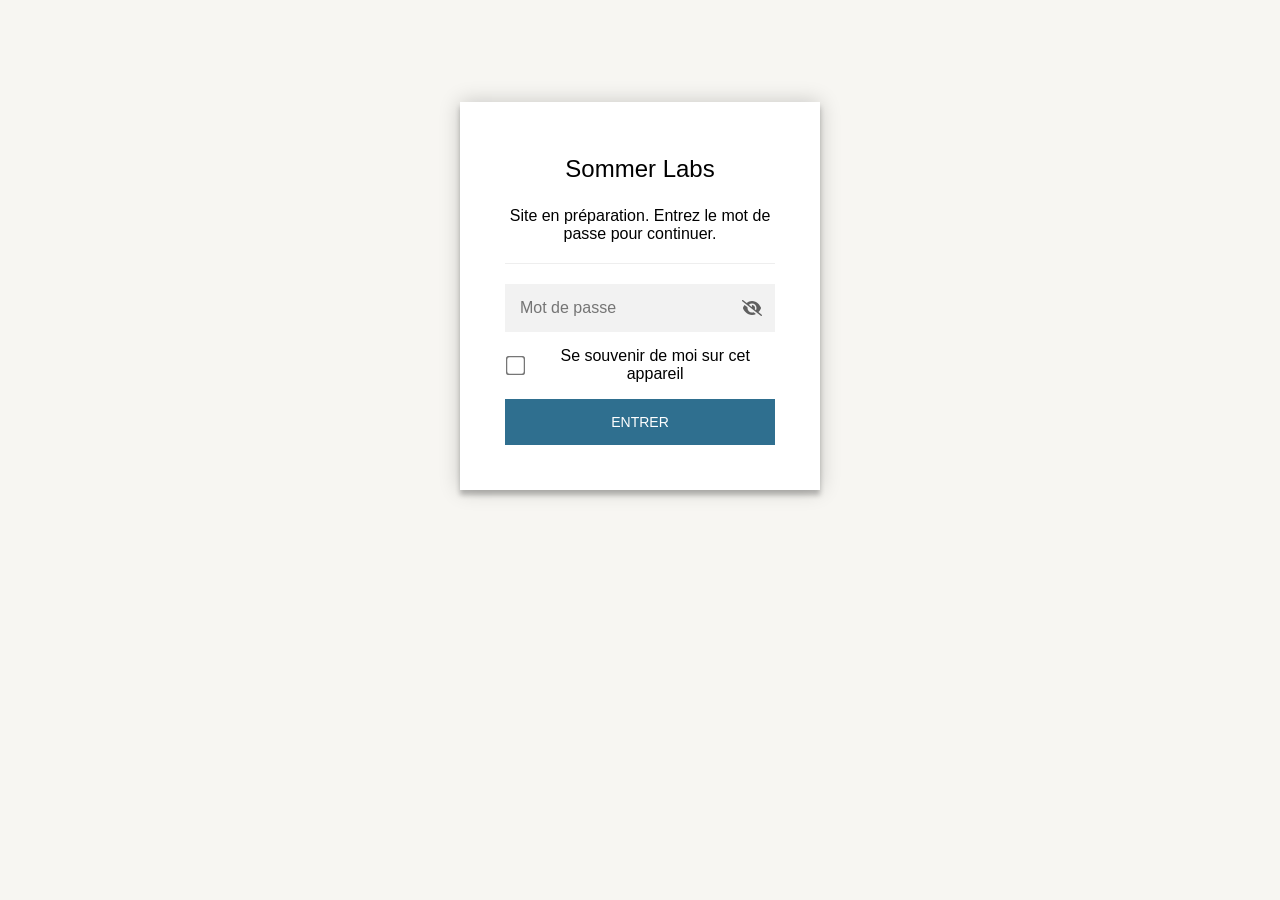
<file: index.html>
<!DOCTYPE html>
<html class="staticrypt-html">
    <head>
        <meta charset="utf-8" />
        <title>Sommer Labs</title>
        <meta name="viewport" content="width=device-width, initial-scale=1" />

        <!-- do not cache this page -->
        <meta http-equiv="cache-control" content="max-age=0" />
        <meta http-equiv="cache-control" content="no-cache" />
        <meta http-equiv="expires" content="0" />
        <meta http-equiv="expires" content="Tue, 01 Jan 1980 1:00:00 GMT" />
        <meta http-equiv="pragma" content="no-cache" />

        <style>
            .staticrypt-hr {
                margin-top: 20px;
                margin-bottom: 20px;
                border: 0;
                border-top: 1px solid #eee;
            }

            .staticrypt-page {
                width: 360px;
                padding: 8% 0 0;
                margin: auto;
                box-sizing: border-box;
            }

            .staticrypt-form {
                position: relative;
                z-index: 1;
                background: #ffffff;
                max-width: 360px;
                margin: 0 auto 100px;
                padding: 45px;
                text-align: center;
                box-shadow: 0 0 20px 0 rgba(0, 0, 0, 0.2), 0 5px 5px 0 rgba(0, 0, 0, 0.24);
            }

            .staticrypt-form input[type="password"],
            input[type="text"] {
                background: inherit;
                border: 0;
                box-sizing: border-box; /* This ensures padding is included in the total width */
                font-size: 14px;
                outline: 0;
                padding: 15px 30px 15px 15px; /* Adjust the padding to ensure there is space for the icon */
                width: 100%;
            }

            .staticrypt-password-container {
                position: relative;
                outline: 0;
                background: #f2f2f2;
                width: 100%;
                border: 0;
                margin: 0 0 15px;
                box-sizing: border-box;
            }

            .staticrypt-toggle-password-visibility {
                cursor: pointer;
                height: 20px;
                opacity: 60%;
                padding: 13px;
                position: absolute;
                right: 0;
                top: 50%;
                transform: translateY(-50%);
                width: 20px;
            }

            .staticrypt-form .staticrypt-decrypt-button {
                text-transform: uppercase;
                outline: 0;
                background: #2f6f8f;
                width: 100%;
                border: 0;
                padding: 15px;
                color: #ffffff;
                font-size: 14px;
                cursor: pointer;
            }

            .staticrypt-form .staticrypt-decrypt-button:hover,
            .staticrypt-form .staticrypt-decrypt-button:active,
            .staticrypt-form .staticrypt-decrypt-button:focus {
                background: #2f6f8f;
                filter: brightness(92%);
            }

            .staticrypt-html {
                height: 100%;
            }

            .staticrypt-body {
                height: 100%;
                margin: 0;
            }

            .staticrypt-content {
                height: 100%;
                margin-bottom: 1em;
                background: #f7f6f2;
                font-family: "Arial", sans-serif;
                -webkit-font-smoothing: antialiased;
                -moz-osx-font-smoothing: grayscale;
            }

            .staticrypt-instructions {
                margin-top: -1em;
                margin-bottom: 1em;
            }

            .staticrypt-title {
                font-size: 1.5em;
            }

            label.staticrypt-remember {
                display: flex;
                align-items: center;
                margin-bottom: 1em;
            }

            .staticrypt-remember input[type="checkbox"] {
                transform: scale(1.5);
                margin-right: 1em;
            }

            .hidden {
                display: none !important;
            }

            .staticrypt-spinner-container {
                height: 100%;
                display: flex;
                align-items: center;
                justify-content: center;
            }

            .staticrypt-spinner {
                display: inline-block;
                width: 2rem;
                height: 2rem;
                vertical-align: text-bottom;
                border: 0.25em solid gray;
                border-right-color: transparent;
                border-radius: 50%;
                -webkit-animation: spinner-border 0.75s linear infinite;
                animation: spinner-border 0.75s linear infinite;
                animation-duration: 0.75s;
                animation-timing-function: linear;
                animation-delay: 0s;
                animation-iteration-count: infinite;
                animation-direction: normal;
                animation-fill-mode: none;
                animation-play-state: running;
                animation-name: spinner-border;
            }

            @keyframes spinner-border {
                100% {
                    transform: rotate(360deg);
                }
            }

            @media screen and (-webkit-min-device-pixel-ratio: 0) {
                .staticrypt-form input[type="password"],
                input[type="text"] {
                    font-size: 16px;
                }
            }
        </style>
    </head>

    <body class="staticrypt-body">
        <div id="staticrypt_loading" class="staticrypt-spinner-container">
            <div class="staticrypt-spinner"></div>
        </div>

        <div id="staticrypt_content" class="staticrypt-content hidden">
            <div class="staticrypt-page">
                <div class="staticrypt-form">
                    <div class="staticrypt-instructions">
                        <p class="staticrypt-title">Sommer Labs</p>
                        <p>Site en préparation. Entrez le mot de passe pour continuer.</p>
                    </div>

                    <hr class="staticrypt-hr" />

                    <form id="staticrypt-form" action="#" method="post">
                        <div class="staticrypt-password-container">
                            <input
                                id="staticrypt-password"
                                type="password"
                                name="password"
                                placeholder="Mot de passe"
                                autofocus
                            />

                            <img
                                class="staticrypt-toggle-password-visibility"
                                alt="Show password"
                                title="Show password"
                                src="[data-uri]"
                            />
                        </div>

                        <label id="staticrypt-remember-label" class="staticrypt-remember hidden">
                            <input id="staticrypt-remember" type="checkbox" name="remember" />
                            Se souvenir de moi sur cet appareil
                        </label>

                        <input type="submit" class="staticrypt-decrypt-button" value="Entrer" />
                    </form>
                </div>
            </div>
        </div>

        <script>
            // these variables will be filled when generating the file - the template format is 'variable_name'
            const staticryptInitiator = ((function(){
  const exports = {};
  const cryptoEngine = ((function(){
  const exports = {};
  const { subtle } = crypto;

const IV_BITS = 16 * 8;
const HEX_BITS = 4;
const ENCRYPTION_ALGO = "AES-CBC";

/**
 * Translates between utf8 encoded hexadecimal strings
 * and Uint8Array bytes.
 */
const HexEncoder = {
    /**
     * hex string -> bytes
     * @param {string} hexString
     * @returns {Uint8Array}
     */
    parse: function (hexString) {
        if (hexString.length % 2 !== 0) throw "Invalid hexString";
        const arrayBuffer = new Uint8Array(hexString.length / 2);

        for (let i = 0; i < hexString.length; i += 2) {
            const byteValue = parseInt(hexString.substring(i, i + 2), 16);
            if (isNaN(byteValue)) {
                throw "Invalid hexString";
            }
            arrayBuffer[i / 2] = byteValue;
        }
        return arrayBuffer;
    },

    /**
     * bytes -> hex string
     * @param {Uint8Array} bytes
     * @returns {string}
     */
    stringify: function (bytes) {
        const hexBytes = [];

        for (let i = 0; i < bytes.length; ++i) {
            let byteString = bytes[i].toString(16);
            if (byteString.length < 2) {
                byteString = "0" + byteString;
            }
            hexBytes.push(byteString);
        }
        return hexBytes.join("");
    },
};

/**
 * Translates between utf8 strings and Uint8Array bytes.
 */
const UTF8Encoder = {
    parse: function (str) {
        return new TextEncoder().encode(str);
    },

    stringify: function (bytes) {
        return new TextDecoder().decode(bytes);
    },
};

/**
 * Salt and encrypt a msg with a password.
 */
async function encrypt(msg, hashedPassword) {
    // Must be 16 bytes, unpredictable, and preferably cryptographically random. However, it need not be secret.
    // https://developer.mozilla.org/en-US/docs/Web/API/SubtleCrypto/encrypt#parameters
    const iv = crypto.getRandomValues(new Uint8Array(IV_BITS / 8));

    const key = await subtle.importKey("raw", HexEncoder.parse(hashedPassword), ENCRYPTION_ALGO, false, ["encrypt"]);

    const encrypted = await subtle.encrypt(
        {
            name: ENCRYPTION_ALGO,
            iv: iv,
        },
        key,
        UTF8Encoder.parse(msg)
    );

    // iv will be 32 hex characters, we prepend it to the ciphertext for use in decryption
    return HexEncoder.stringify(iv) + HexEncoder.stringify(new Uint8Array(encrypted));
}
exports.encrypt = encrypt;

/**
 * Decrypt a salted msg using a password.
 *
 * @param {string} encryptedMsg
 * @param {string} hashedPassword
 * @returns {Promise<string>}
 */
async function decrypt(encryptedMsg, hashedPassword) {
    const ivLength = IV_BITS / HEX_BITS;
    const iv = HexEncoder.parse(encryptedMsg.substring(0, ivLength));
    const encrypted = encryptedMsg.substring(ivLength);

    const key = await subtle.importKey("raw", HexEncoder.parse(hashedPassword), ENCRYPTION_ALGO, false, ["decrypt"]);

    const outBuffer = await subtle.decrypt(
        {
            name: ENCRYPTION_ALGO,
            iv: iv,
        },
        key,
        HexEncoder.parse(encrypted)
    );

    return UTF8Encoder.stringify(new Uint8Array(outBuffer));
}
exports.decrypt = decrypt;

/**
 * Salt and hash the password so it can be stored in localStorage without opening a password reuse vulnerability.
 *
 * @param {string} password
 * @param {string} salt
 * @returns {Promise<string>}
 */
async function hashPassword(password, salt) {
    // we hash the password in multiple steps, each adding more iterations. This is because we used to allow less
    // iterations, so for backward compatibility reasons, we need to support going from that to more iterations.
    let hashedPassword = await hashLegacyRound(password, salt);

    hashedPassword = await hashSecondRound(hashedPassword, salt);

    return hashThirdRound(hashedPassword, salt);
}
exports.hashPassword = hashPassword;

/**
 * This hashes the password with 1k iterations. This is a low number, we need this function to support backwards
 * compatibility.
 *
 * @param {string} password
 * @param {string} salt
 * @returns {Promise<string>}
 */
function hashLegacyRound(password, salt) {
    return pbkdf2(password, salt, 1000, "SHA-1");
}
exports.hashLegacyRound = hashLegacyRound;

/**
 * Add a second round of iterations. This is because we used to use 1k, so for backwards compatibility with
 * remember-me/autodecrypt links, we need to support going from that to more iterations.
 *
 * @param hashedPassword
 * @param salt
 * @returns {Promise<string>}
 */
function hashSecondRound(hashedPassword, salt) {
    return pbkdf2(hashedPassword, salt, 14000, "SHA-256");
}
exports.hashSecondRound = hashSecondRound;

/**
 * Add a third round of iterations to bring total number to 600k. This is because we used to use 1k, then 15k, so for
 * backwards compatibility with remember-me/autodecrypt links, we need to support going from that to more iterations.
 *
 * @param hashedPassword
 * @param salt
 * @returns {Promise<string>}
 */
function hashThirdRound(hashedPassword, salt) {
    return pbkdf2(hashedPassword, salt, 585000, "SHA-256");
}
exports.hashThirdRound = hashThirdRound;

/**
 * Salt and hash the password so it can be stored in localStorage without opening a password reuse vulnerability.
 *
 * @param {string} password
 * @param {string} salt
 * @param {int} iterations
 * @param {string} hashAlgorithm
 * @returns {Promise<string>}
 */
async function pbkdf2(password, salt, iterations, hashAlgorithm) {
    const key = await subtle.importKey("raw", UTF8Encoder.parse(password), "PBKDF2", false, ["deriveBits"]);

    const keyBytes = await subtle.deriveBits(
        {
            name: "PBKDF2",
            hash: hashAlgorithm,
            iterations,
            salt: UTF8Encoder.parse(salt),
        },
        key,
        256
    );

    return HexEncoder.stringify(new Uint8Array(keyBytes));
}

function generateRandomSalt() {
    const bytes = crypto.getRandomValues(new Uint8Array(128 / 8));

    return HexEncoder.stringify(new Uint8Array(bytes));
}
exports.generateRandomSalt = generateRandomSalt;

async function signMessage(hashedPassword, message) {
    const key = await subtle.importKey(
        "raw",
        HexEncoder.parse(hashedPassword),
        {
            name: "HMAC",
            hash: "SHA-256",
        },
        false,
        ["sign"]
    );
    const signature = await subtle.sign("HMAC", key, UTF8Encoder.parse(message));

    return HexEncoder.stringify(new Uint8Array(signature));
}
exports.signMessage = signMessage;

function getRandomAlphanum() {
    const possibleCharacters = "abcdefghijklmnopqrstuvwxyzABCDEFGHIJKLMNOPQRSTUVWXYZ0123456789";

    let byteArray;
    let parsedInt;

    // Keep generating new random bytes until we get a value that falls
    // within a range that can be evenly divided by possibleCharacters.length
    do {
        byteArray = crypto.getRandomValues(new Uint8Array(1));
        // extract the lowest byte to get an int from 0 to 255 (probably unnecessary, since we're only generating 1 byte)
        parsedInt = byteArray[0] & 0xff;
    } while (parsedInt >= 256 - (256 % possibleCharacters.length));

    // Take the modulo of the parsed integer to get a random number between 0 and totalLength - 1
    const randomIndex = parsedInt % possibleCharacters.length;

    return possibleCharacters[randomIndex];
}

/**
 * Generate a random string of a given length.
 *
 * @param {int} length
 * @returns {string}
 */
function generateRandomString(length) {
    let randomString = "";

    for (let i = 0; i < length; i++) {
        randomString += getRandomAlphanum();
    }

    return randomString;
}
exports.generateRandomString = generateRandomString;

  return exports;
})());
const codec = ((function(){
  const exports = {};
  /**
 * Initialize the codec with the provided cryptoEngine - this return functions to encode and decode messages.
 *
 * @param cryptoEngine - the engine to use for encryption / decryption
 */
function init(cryptoEngine) {
    const exports = {};

    /**
     * Top-level function for encoding a message.
     * Includes password hashing, encryption, and signing.
     *
     * @param {string} msg
     * @param {string} password
     * @param {string} salt
     *
     * @returns {string} The encoded text
     */
    async function encode(msg, password, salt) {
        const hashedPassword = await cryptoEngine.hashPassword(password, salt);

        const encrypted = await cryptoEngine.encrypt(msg, hashedPassword);

        // we use the hashed password in the HMAC because this is effectively what will be used a password (so we can store
        // it in localStorage safely, we don't use the clear text password)
        const hmac = await cryptoEngine.signMessage(hashedPassword, encrypted);

        return hmac + encrypted;
    }
    exports.encode = encode;

    /**
     * Encode using a password that has already been hashed. This is useful to encode multiple messages in a row, that way
     * we don't need to hash the password multiple times.
     *
     * @param {string} msg
     * @param {string} hashedPassword
     *
     * @returns {string} The encoded text
     */
    async function encodeWithHashedPassword(msg, hashedPassword) {
        const encrypted = await cryptoEngine.encrypt(msg, hashedPassword);

        // we use the hashed password in the HMAC because this is effectively what will be used a password (so we can store
        // it in localStorage safely, we don't use the clear text password)
        const hmac = await cryptoEngine.signMessage(hashedPassword, encrypted);

        return hmac + encrypted;
    }
    exports.encodeWithHashedPassword = encodeWithHashedPassword;

    /**
     * Top-level function for decoding a message.
     * Includes signature check and decryption.
     *
     * @param {string} signedMsg
     * @param {string} hashedPassword
     * @param {string} salt
     * @param {int} backwardCompatibleAttempt
     * @param {string} originalPassword
     *
     * @returns {Object} {success: true, decoded: string} | {success: false, message: string}
     */
    async function decode(signedMsg, hashedPassword, salt, backwardCompatibleAttempt = 0, originalPassword = "") {
        const encryptedHMAC = signedMsg.substring(0, 64);
        const encryptedMsg = signedMsg.substring(64);
        const decryptedHMAC = await cryptoEngine.signMessage(hashedPassword, encryptedMsg);

        if (decryptedHMAC !== encryptedHMAC) {
            // we have been raising the number of iterations in the hashing algorithm multiple times, so to support the old
            // remember-me/autodecrypt links we need to try bringing the old hashes up to speed.
            originalPassword = originalPassword || hashedPassword;
            if (backwardCompatibleAttempt === 0) {
                const updatedHashedPassword = await cryptoEngine.hashThirdRound(originalPassword, salt);

                return decode(signedMsg, updatedHashedPassword, salt, backwardCompatibleAttempt + 1, originalPassword);
            }
            if (backwardCompatibleAttempt === 1) {
                let updatedHashedPassword = await cryptoEngine.hashSecondRound(originalPassword, salt);
                updatedHashedPassword = await cryptoEngine.hashThirdRound(updatedHashedPassword, salt);

                return decode(signedMsg, updatedHashedPassword, salt, backwardCompatibleAttempt + 1, originalPassword);
            }

            return { success: false, message: "Signature mismatch" };
        }

        return {
            success: true,
            decoded: await cryptoEngine.decrypt(encryptedMsg, hashedPassword),
        };
    }
    exports.decode = decode;

    return exports;
}
exports.init = init;

  return exports;
})());
const decode = codec.init(cryptoEngine).decode;

/**
 * Initialize the staticrypt module, that exposes functions callbable by the password_template.
 *
 * @param {{
 *  staticryptEncryptedMsgUniqueVariableName: string,
 *  isRememberEnabled: boolean,
 *  rememberDurationInDays: number,
 *  staticryptSaltUniqueVariableName: string,
 * }} staticryptConfig - object of data that is stored on the password_template at encryption time.
 *
 * @param {{
 *  rememberExpirationKey: string,
 *  rememberPassphraseKey: string,
 *  replaceHtmlCallback: function,
 *  clearLocalStorageCallback: function,
 * }} templateConfig - object of data that can be configured by a custom password_template.
 */
function init(staticryptConfig, templateConfig) {
    const exports = {};

    /**
     * Decrypt our encrypted page, replace the whole HTML.
     *
     * @param {string} hashedPassword
     * @returns {Promise<boolean>}
     */
    async function decryptAndReplaceHtml(hashedPassword) {
        const { staticryptEncryptedMsgUniqueVariableName, staticryptSaltUniqueVariableName } = staticryptConfig;
        const { replaceHtmlCallback } = templateConfig;

        const result = await decode(
            staticryptEncryptedMsgUniqueVariableName,
            hashedPassword,
            staticryptSaltUniqueVariableName
        );
        if (!result.success) {
            return false;
        }
        const plainHTML = result.decoded;

        // if the user configured a callback call it, otherwise just replace the whole HTML
        if (typeof replaceHtmlCallback === "function") {
            replaceHtmlCallback(plainHTML);
        } else {
            document.write(plainHTML);
            document.close();
        }

        return true;
    }

    /**
     * Attempt to decrypt the page and replace the whole HTML.
     *
     * @param {string} password
     * @param {boolean} isRememberChecked
     *
     * @returns {Promise<{isSuccessful: boolean, hashedPassword?: string}>} - we return an object, so that if we want to
     *   expose more information in the future we can do it without breaking the password_template
     */
    async function handleDecryptionOfPage(password, isRememberChecked) {
        const { staticryptSaltUniqueVariableName } = staticryptConfig;

        // decrypt and replace the whole page
        const hashedPassword = await cryptoEngine.hashPassword(password, staticryptSaltUniqueVariableName);
        return handleDecryptionOfPageFromHash(hashedPassword, isRememberChecked);
    }
    exports.handleDecryptionOfPage = handleDecryptionOfPage;

    async function handleDecryptionOfPageFromHash(hashedPassword, isRememberChecked) {
        const { isRememberEnabled, rememberDurationInDays } = staticryptConfig;
        const { rememberExpirationKey, rememberPassphraseKey } = templateConfig;

        const isDecryptionSuccessful = await decryptAndReplaceHtml(hashedPassword);

        if (!isDecryptionSuccessful) {
            return {
                isSuccessful: false,
                hashedPassword,
            };
        }

        // remember the hashedPassword and set its expiration if necessary
        if (isRememberEnabled && isRememberChecked) {
            window.localStorage.setItem(rememberPassphraseKey, hashedPassword);

            // set the expiration if the duration isn't 0 (meaning no expiration)
            if (rememberDurationInDays > 0) {
                window.localStorage.setItem(
                    rememberExpirationKey,
                    (new Date().getTime() + rememberDurationInDays * 24 * 60 * 60 * 1000).toString()
                );
            }
        }

        return {
            isSuccessful: true,
            hashedPassword,
        };
    }
    exports.handleDecryptionOfPageFromHash = handleDecryptionOfPageFromHash;

    /**
     * Clear localstorage from staticrypt related values
     */
    function clearLocalStorage() {
        const { clearLocalStorageCallback, rememberExpirationKey, rememberPassphraseKey } = templateConfig;

        if (typeof clearLocalStorageCallback === "function") {
            clearLocalStorageCallback();
        } else {
            localStorage.removeItem(rememberPassphraseKey);
            localStorage.removeItem(rememberExpirationKey);
        }
    }

    async function handleDecryptOnLoad() {
        let isSuccessful = await decryptOnLoadFromUrl();

        if (!isSuccessful) {
            isSuccessful = await decryptOnLoadFromRememberMe();
        }

        return { isSuccessful };
    }
    exports.handleDecryptOnLoad = handleDecryptOnLoad;

    /**
     * Clear storage if we are logging out
     *
     * @returns {boolean} - whether we logged out
     */
    function logoutIfNeeded() {
        const logoutKey = "staticrypt_logout";

        // handle logout through query param
        const queryParams = new URLSearchParams(window.location.search);
        if (queryParams.has(logoutKey)) {
            clearLocalStorage();
            return true;
        }

        // handle logout through URL fragment
        const hash = window.location.hash.substring(1);
        if (hash.includes(logoutKey)) {
            clearLocalStorage();
            return true;
        }

        return false;
    }

    /**
     * To be called on load: check if we want to try to decrypt and replace the HTML with the decrypted content, and
     * try to do it if needed.
     *
     * @returns {Promise<boolean>} true if we derypted and replaced the whole page, false otherwise
     */
    async function decryptOnLoadFromRememberMe() {
        const { rememberDurationInDays } = staticryptConfig;
        const { rememberExpirationKey, rememberPassphraseKey } = templateConfig;

        // if we are login out, terminate
        if (logoutIfNeeded()) {
            return false;
        }

        // if there is expiration configured, check if we're not beyond the expiration
        if (rememberDurationInDays && rememberDurationInDays > 0) {
            const expiration = localStorage.getItem(rememberExpirationKey),
                isExpired = expiration && new Date().getTime() > parseInt(expiration);

            if (isExpired) {
                clearLocalStorage();
                return false;
            }
        }

        const hashedPassword = localStorage.getItem(rememberPassphraseKey);

        if (hashedPassword) {
            // try to decrypt
            const isDecryptionSuccessful = await decryptAndReplaceHtml(hashedPassword);

            // if the decryption is unsuccessful the password might be wrong - silently clear the saved data and let
            // the user fill the password form again
            if (!isDecryptionSuccessful) {
                clearLocalStorage();
                return false;
            }

            return true;
        }

        return false;
    }

    async function decryptOnLoadFromUrl() {
        const passwordKey = "staticrypt_pwd";
        const rememberMeKey = "remember_me";

        // try to get the password from the query param (for backward compatibility - we now want to avoid this method,
        // since it sends the hashed password to the server which isn't needed)
        const queryParams = new URLSearchParams(window.location.search);
        const hashedPasswordQuery = queryParams.get(passwordKey);
        const rememberMeQuery = queryParams.get(rememberMeKey);

        const urlFragment = window.location.hash.substring(1);
        // get the password from the url fragment
        const hashedPasswordRegexMatch = urlFragment.match(new RegExp(passwordKey + "=([^&]*)"));
        const hashedPasswordFragment = hashedPasswordRegexMatch ? hashedPasswordRegexMatch[1] : null;
        const rememberMeFragment = urlFragment.includes(rememberMeKey);

        const hashedPassword = hashedPasswordFragment || hashedPasswordQuery;
        const rememberMe = rememberMeFragment || rememberMeQuery;

        if (hashedPassword) {
            return handleDecryptionOfPageFromHash(hashedPassword, rememberMe);
        }

        return false;
    }

    return exports;
}
exports.init = init;

  return exports;
})());
            const templateError = "Bad password!",
                templateToggleAltShow = "Show password",
                templateToggleAltHide = "Hide password",
                isRememberEnabled = true,
                staticryptConfig = {"staticryptEncryptedMsgUniqueVariableName":"[base64]","isRememberEnabled":true,"rememberDurationInDays":30,"staticryptSaltUniqueVariableName":"d0da7a855bfd53be9549eb1515b3e5ab"};

            // you can edit these values to customize some of the behavior of StatiCrypt
            const templateConfig = {
                rememberExpirationKey: "staticrypt_expiration",
                rememberPassphraseKey: "staticrypt_passphrase",
                replaceHtmlCallback: null,
                clearLocalStorageCallback: null,
            };

            // init the staticrypt engine
            const staticrypt = staticryptInitiator.init(staticryptConfig, templateConfig);

            // try to automatically decrypt on load if there is a saved password
            window.onload = async function () {
                const { isSuccessful } = await staticrypt.handleDecryptOnLoad();

                // if we didn't decrypt anything on load, show the password prompt. Otherwise the content has already been
                // replaced, no need to do anything
                if (!isSuccessful) {
                    // hide loading screen
                    document.getElementById("staticrypt_loading").classList.add("hidden");
                    document.getElementById("staticrypt_content").classList.remove("hidden");
                    document.getElementById("staticrypt-password").focus();

                    // show the remember me checkbox
                    if (isRememberEnabled) {
                        document.getElementById("staticrypt-remember-label").classList.remove("hidden");
                    }
                }
            };

            // toggle password visibility
            const toggleIcon = document.querySelector(".staticrypt-toggle-password-visibility");
            // these two icons are coming from FontAwesome
            const imgSrcEyeClosed =
                "[data-uri]";
            const imgSrcEyeOpened =
                "[data-uri]";
            toggleIcon.addEventListener("click", function () {
                const passwordInput = document.getElementById("staticrypt-password");
                if (passwordInput.type === "password") {
                    passwordInput.type = "text";
                    toggleIcon.src = imgSrcEyeOpened;
                    toggleIcon.alt = templateToggleAltHide;
                    toggleIcon.title = templateToggleAltHide;
                } else {
                    passwordInput.type = "password";
                    toggleIcon.src = imgSrcEyeClosed;
                    toggleIcon.alt = templateToggleAltShow;
                    toggleIcon.title = templateToggleAltShow;
                }
            });

            // handle password form submission
            document.getElementById("staticrypt-form").addEventListener("submit", async function (e) {
                e.preventDefault();

                const password = document.getElementById("staticrypt-password").value,
                    isRememberChecked = document.getElementById("staticrypt-remember").checked;

                const { isSuccessful } = await staticrypt.handleDecryptionOfPage(password, isRememberChecked);

                if (!isSuccessful) {
                    alert(templateError);
                }
            });
        </script>
    </body>
</html>
</file>
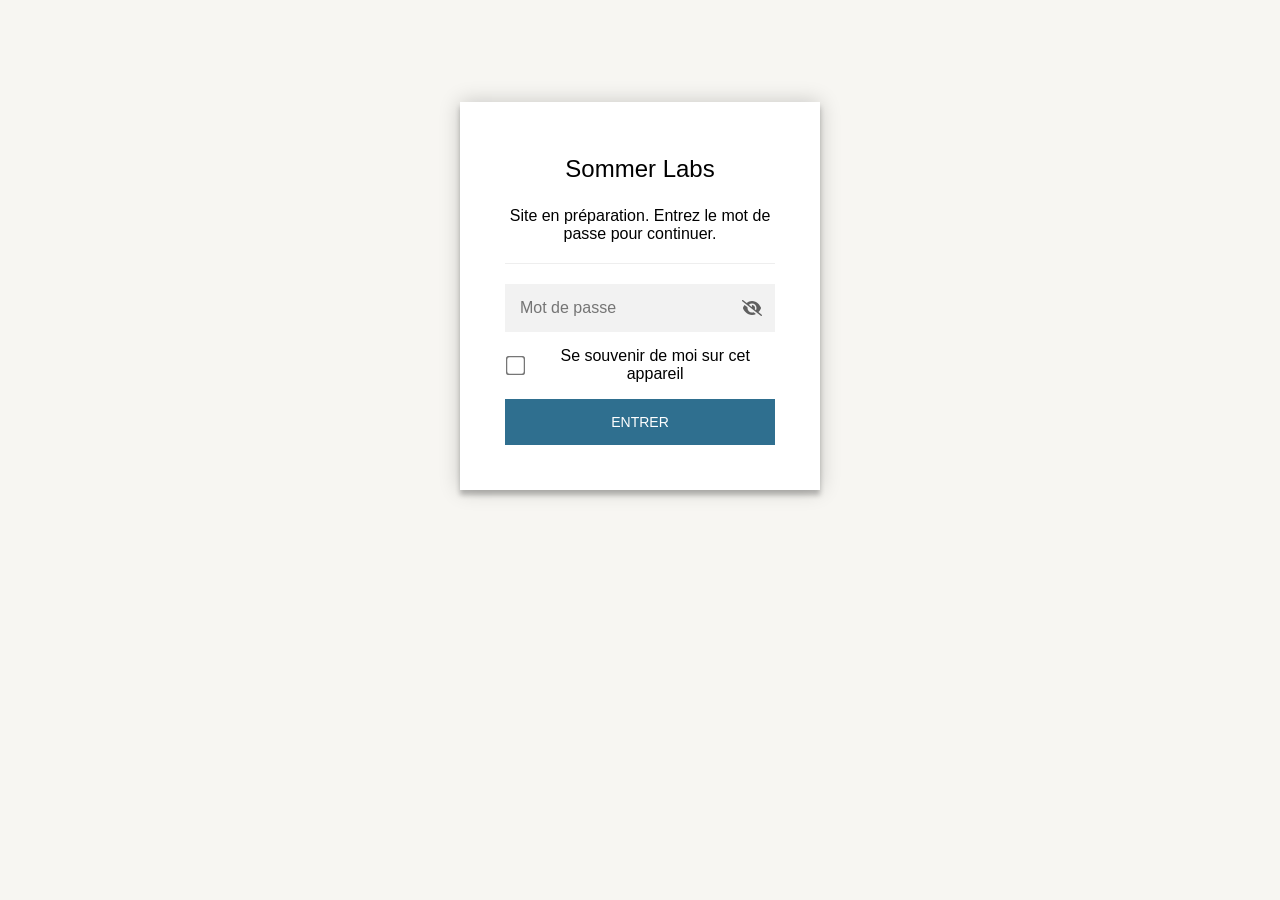
<file: appareils/index.html>
<!DOCTYPE html>
<html class="staticrypt-html">
    <head>
        <meta charset="utf-8" />
        <title>Sommer Labs</title>
        <meta name="viewport" content="width=device-width, initial-scale=1" />

        <!-- do not cache this page -->
        <meta http-equiv="cache-control" content="max-age=0" />
        <meta http-equiv="cache-control" content="no-cache" />
        <meta http-equiv="expires" content="0" />
        <meta http-equiv="expires" content="Tue, 01 Jan 1980 1:00:00 GMT" />
        <meta http-equiv="pragma" content="no-cache" />

        <style>
            .staticrypt-hr {
                margin-top: 20px;
                margin-bottom: 20px;
                border: 0;
                border-top: 1px solid #eee;
            }

            .staticrypt-page {
                width: 360px;
                padding: 8% 0 0;
                margin: auto;
                box-sizing: border-box;
            }

            .staticrypt-form {
                position: relative;
                z-index: 1;
                background: #ffffff;
                max-width: 360px;
                margin: 0 auto 100px;
                padding: 45px;
                text-align: center;
                box-shadow: 0 0 20px 0 rgba(0, 0, 0, 0.2), 0 5px 5px 0 rgba(0, 0, 0, 0.24);
            }

            .staticrypt-form input[type="password"],
            input[type="text"] {
                background: inherit;
                border: 0;
                box-sizing: border-box; /* This ensures padding is included in the total width */
                font-size: 14px;
                outline: 0;
                padding: 15px 30px 15px 15px; /* Adjust the padding to ensure there is space for the icon */
                width: 100%;
            }

            .staticrypt-password-container {
                position: relative;
                outline: 0;
                background: #f2f2f2;
                width: 100%;
                border: 0;
                margin: 0 0 15px;
                box-sizing: border-box;
            }

            .staticrypt-toggle-password-visibility {
                cursor: pointer;
                height: 20px;
                opacity: 60%;
                padding: 13px;
                position: absolute;
                right: 0;
                top: 50%;
                transform: translateY(-50%);
                width: 20px;
            }

            .staticrypt-form .staticrypt-decrypt-button {
                text-transform: uppercase;
                outline: 0;
                background: #2f6f8f;
                width: 100%;
                border: 0;
                padding: 15px;
                color: #ffffff;
                font-size: 14px;
                cursor: pointer;
            }

            .staticrypt-form .staticrypt-decrypt-button:hover,
            .staticrypt-form .staticrypt-decrypt-button:active,
            .staticrypt-form .staticrypt-decrypt-button:focus {
                background: #2f6f8f;
                filter: brightness(92%);
            }

            .staticrypt-html {
                height: 100%;
            }

            .staticrypt-body {
                height: 100%;
                margin: 0;
            }

            .staticrypt-content {
                height: 100%;
                margin-bottom: 1em;
                background: #f7f6f2;
                font-family: "Arial", sans-serif;
                -webkit-font-smoothing: antialiased;
                -moz-osx-font-smoothing: grayscale;
            }

            .staticrypt-instructions {
                margin-top: -1em;
                margin-bottom: 1em;
            }

            .staticrypt-title {
                font-size: 1.5em;
            }

            label.staticrypt-remember {
                display: flex;
                align-items: center;
                margin-bottom: 1em;
            }

            .staticrypt-remember input[type="checkbox"] {
                transform: scale(1.5);
                margin-right: 1em;
            }

            .hidden {
                display: none !important;
            }

            .staticrypt-spinner-container {
                height: 100%;
                display: flex;
                align-items: center;
                justify-content: center;
            }

            .staticrypt-spinner {
                display: inline-block;
                width: 2rem;
                height: 2rem;
                vertical-align: text-bottom;
                border: 0.25em solid gray;
                border-right-color: transparent;
                border-radius: 50%;
                -webkit-animation: spinner-border 0.75s linear infinite;
                animation: spinner-border 0.75s linear infinite;
                animation-duration: 0.75s;
                animation-timing-function: linear;
                animation-delay: 0s;
                animation-iteration-count: infinite;
                animation-direction: normal;
                animation-fill-mode: none;
                animation-play-state: running;
                animation-name: spinner-border;
            }

            @keyframes spinner-border {
                100% {
                    transform: rotate(360deg);
                }
            }

            @media screen and (-webkit-min-device-pixel-ratio: 0) {
                .staticrypt-form input[type="password"],
                input[type="text"] {
                    font-size: 16px;
                }
            }
        </style>
    </head>

    <body class="staticrypt-body">
        <div id="staticrypt_loading" class="staticrypt-spinner-container">
            <div class="staticrypt-spinner"></div>
        </div>

        <div id="staticrypt_content" class="staticrypt-content hidden">
            <div class="staticrypt-page">
                <div class="staticrypt-form">
                    <div class="staticrypt-instructions">
                        <p class="staticrypt-title">Sommer Labs</p>
                        <p>Site en préparation. Entrez le mot de passe pour continuer.</p>
                    </div>

                    <hr class="staticrypt-hr" />

                    <form id="staticrypt-form" action="#" method="post">
                        <div class="staticrypt-password-container">
                            <input
                                id="staticrypt-password"
                                type="password"
                                name="password"
                                placeholder="Mot de passe"
                                autofocus
                            />

                            <img
                                class="staticrypt-toggle-password-visibility"
                                alt="Show password"
                                title="Show password"
                                src="[data-uri]"
                            />
                        </div>

                        <label id="staticrypt-remember-label" class="staticrypt-remember hidden">
                            <input id="staticrypt-remember" type="checkbox" name="remember" />
                            Se souvenir de moi sur cet appareil
                        </label>

                        <input type="submit" class="staticrypt-decrypt-button" value="Entrer" />
                    </form>
                </div>
            </div>
        </div>

        <script>
            // these variables will be filled when generating the file - the template format is 'variable_name'
            const staticryptInitiator = ((function(){
  const exports = {};
  const cryptoEngine = ((function(){
  const exports = {};
  const { subtle } = crypto;

const IV_BITS = 16 * 8;
const HEX_BITS = 4;
const ENCRYPTION_ALGO = "AES-CBC";

/**
 * Translates between utf8 encoded hexadecimal strings
 * and Uint8Array bytes.
 */
const HexEncoder = {
    /**
     * hex string -> bytes
     * @param {string} hexString
     * @returns {Uint8Array}
     */
    parse: function (hexString) {
        if (hexString.length % 2 !== 0) throw "Invalid hexString";
        const arrayBuffer = new Uint8Array(hexString.length / 2);

        for (let i = 0; i < hexString.length; i += 2) {
            const byteValue = parseInt(hexString.substring(i, i + 2), 16);
            if (isNaN(byteValue)) {
                throw "Invalid hexString";
            }
            arrayBuffer[i / 2] = byteValue;
        }
        return arrayBuffer;
    },

    /**
     * bytes -> hex string
     * @param {Uint8Array} bytes
     * @returns {string}
     */
    stringify: function (bytes) {
        const hexBytes = [];

        for (let i = 0; i < bytes.length; ++i) {
            let byteString = bytes[i].toString(16);
            if (byteString.length < 2) {
                byteString = "0" + byteString;
            }
            hexBytes.push(byteString);
        }
        return hexBytes.join("");
    },
};

/**
 * Translates between utf8 strings and Uint8Array bytes.
 */
const UTF8Encoder = {
    parse: function (str) {
        return new TextEncoder().encode(str);
    },

    stringify: function (bytes) {
        return new TextDecoder().decode(bytes);
    },
};

/**
 * Salt and encrypt a msg with a password.
 */
async function encrypt(msg, hashedPassword) {
    // Must be 16 bytes, unpredictable, and preferably cryptographically random. However, it need not be secret.
    // https://developer.mozilla.org/en-US/docs/Web/API/SubtleCrypto/encrypt#parameters
    const iv = crypto.getRandomValues(new Uint8Array(IV_BITS / 8));

    const key = await subtle.importKey("raw", HexEncoder.parse(hashedPassword), ENCRYPTION_ALGO, false, ["encrypt"]);

    const encrypted = await subtle.encrypt(
        {
            name: ENCRYPTION_ALGO,
            iv: iv,
        },
        key,
        UTF8Encoder.parse(msg)
    );

    // iv will be 32 hex characters, we prepend it to the ciphertext for use in decryption
    return HexEncoder.stringify(iv) + HexEncoder.stringify(new Uint8Array(encrypted));
}
exports.encrypt = encrypt;

/**
 * Decrypt a salted msg using a password.
 *
 * @param {string} encryptedMsg
 * @param {string} hashedPassword
 * @returns {Promise<string>}
 */
async function decrypt(encryptedMsg, hashedPassword) {
    const ivLength = IV_BITS / HEX_BITS;
    const iv = HexEncoder.parse(encryptedMsg.substring(0, ivLength));
    const encrypted = encryptedMsg.substring(ivLength);

    const key = await subtle.importKey("raw", HexEncoder.parse(hashedPassword), ENCRYPTION_ALGO, false, ["decrypt"]);

    const outBuffer = await subtle.decrypt(
        {
            name: ENCRYPTION_ALGO,
            iv: iv,
        },
        key,
        HexEncoder.parse(encrypted)
    );

    return UTF8Encoder.stringify(new Uint8Array(outBuffer));
}
exports.decrypt = decrypt;

/**
 * Salt and hash the password so it can be stored in localStorage without opening a password reuse vulnerability.
 *
 * @param {string} password
 * @param {string} salt
 * @returns {Promise<string>}
 */
async function hashPassword(password, salt) {
    // we hash the password in multiple steps, each adding more iterations. This is because we used to allow less
    // iterations, so for backward compatibility reasons, we need to support going from that to more iterations.
    let hashedPassword = await hashLegacyRound(password, salt);

    hashedPassword = await hashSecondRound(hashedPassword, salt);

    return hashThirdRound(hashedPassword, salt);
}
exports.hashPassword = hashPassword;

/**
 * This hashes the password with 1k iterations. This is a low number, we need this function to support backwards
 * compatibility.
 *
 * @param {string} password
 * @param {string} salt
 * @returns {Promise<string>}
 */
function hashLegacyRound(password, salt) {
    return pbkdf2(password, salt, 1000, "SHA-1");
}
exports.hashLegacyRound = hashLegacyRound;

/**
 * Add a second round of iterations. This is because we used to use 1k, so for backwards compatibility with
 * remember-me/autodecrypt links, we need to support going from that to more iterations.
 *
 * @param hashedPassword
 * @param salt
 * @returns {Promise<string>}
 */
function hashSecondRound(hashedPassword, salt) {
    return pbkdf2(hashedPassword, salt, 14000, "SHA-256");
}
exports.hashSecondRound = hashSecondRound;

/**
 * Add a third round of iterations to bring total number to 600k. This is because we used to use 1k, then 15k, so for
 * backwards compatibility with remember-me/autodecrypt links, we need to support going from that to more iterations.
 *
 * @param hashedPassword
 * @param salt
 * @returns {Promise<string>}
 */
function hashThirdRound(hashedPassword, salt) {
    return pbkdf2(hashedPassword, salt, 585000, "SHA-256");
}
exports.hashThirdRound = hashThirdRound;

/**
 * Salt and hash the password so it can be stored in localStorage without opening a password reuse vulnerability.
 *
 * @param {string} password
 * @param {string} salt
 * @param {int} iterations
 * @param {string} hashAlgorithm
 * @returns {Promise<string>}
 */
async function pbkdf2(password, salt, iterations, hashAlgorithm) {
    const key = await subtle.importKey("raw", UTF8Encoder.parse(password), "PBKDF2", false, ["deriveBits"]);

    const keyBytes = await subtle.deriveBits(
        {
            name: "PBKDF2",
            hash: hashAlgorithm,
            iterations,
            salt: UTF8Encoder.parse(salt),
        },
        key,
        256
    );

    return HexEncoder.stringify(new Uint8Array(keyBytes));
}

function generateRandomSalt() {
    const bytes = crypto.getRandomValues(new Uint8Array(128 / 8));

    return HexEncoder.stringify(new Uint8Array(bytes));
}
exports.generateRandomSalt = generateRandomSalt;

async function signMessage(hashedPassword, message) {
    const key = await subtle.importKey(
        "raw",
        HexEncoder.parse(hashedPassword),
        {
            name: "HMAC",
            hash: "SHA-256",
        },
        false,
        ["sign"]
    );
    const signature = await subtle.sign("HMAC", key, UTF8Encoder.parse(message));

    return HexEncoder.stringify(new Uint8Array(signature));
}
exports.signMessage = signMessage;

function getRandomAlphanum() {
    const possibleCharacters = "abcdefghijklmnopqrstuvwxyzABCDEFGHIJKLMNOPQRSTUVWXYZ0123456789";

    let byteArray;
    let parsedInt;

    // Keep generating new random bytes until we get a value that falls
    // within a range that can be evenly divided by possibleCharacters.length
    do {
        byteArray = crypto.getRandomValues(new Uint8Array(1));
        // extract the lowest byte to get an int from 0 to 255 (probably unnecessary, since we're only generating 1 byte)
        parsedInt = byteArray[0] & 0xff;
    } while (parsedInt >= 256 - (256 % possibleCharacters.length));

    // Take the modulo of the parsed integer to get a random number between 0 and totalLength - 1
    const randomIndex = parsedInt % possibleCharacters.length;

    return possibleCharacters[randomIndex];
}

/**
 * Generate a random string of a given length.
 *
 * @param {int} length
 * @returns {string}
 */
function generateRandomString(length) {
    let randomString = "";

    for (let i = 0; i < length; i++) {
        randomString += getRandomAlphanum();
    }

    return randomString;
}
exports.generateRandomString = generateRandomString;

  return exports;
})());
const codec = ((function(){
  const exports = {};
  /**
 * Initialize the codec with the provided cryptoEngine - this return functions to encode and decode messages.
 *
 * @param cryptoEngine - the engine to use for encryption / decryption
 */
function init(cryptoEngine) {
    const exports = {};

    /**
     * Top-level function for encoding a message.
     * Includes password hashing, encryption, and signing.
     *
     * @param {string} msg
     * @param {string} password
     * @param {string} salt
     *
     * @returns {string} The encoded text
     */
    async function encode(msg, password, salt) {
        const hashedPassword = await cryptoEngine.hashPassword(password, salt);

        const encrypted = await cryptoEngine.encrypt(msg, hashedPassword);

        // we use the hashed password in the HMAC because this is effectively what will be used a password (so we can store
        // it in localStorage safely, we don't use the clear text password)
        const hmac = await cryptoEngine.signMessage(hashedPassword, encrypted);

        return hmac + encrypted;
    }
    exports.encode = encode;

    /**
     * Encode using a password that has already been hashed. This is useful to encode multiple messages in a row, that way
     * we don't need to hash the password multiple times.
     *
     * @param {string} msg
     * @param {string} hashedPassword
     *
     * @returns {string} The encoded text
     */
    async function encodeWithHashedPassword(msg, hashedPassword) {
        const encrypted = await cryptoEngine.encrypt(msg, hashedPassword);

        // we use the hashed password in the HMAC because this is effectively what will be used a password (so we can store
        // it in localStorage safely, we don't use the clear text password)
        const hmac = await cryptoEngine.signMessage(hashedPassword, encrypted);

        return hmac + encrypted;
    }
    exports.encodeWithHashedPassword = encodeWithHashedPassword;

    /**
     * Top-level function for decoding a message.
     * Includes signature check and decryption.
     *
     * @param {string} signedMsg
     * @param {string} hashedPassword
     * @param {string} salt
     * @param {int} backwardCompatibleAttempt
     * @param {string} originalPassword
     *
     * @returns {Object} {success: true, decoded: string} | {success: false, message: string}
     */
    async function decode(signedMsg, hashedPassword, salt, backwardCompatibleAttempt = 0, originalPassword = "") {
        const encryptedHMAC = signedMsg.substring(0, 64);
        const encryptedMsg = signedMsg.substring(64);
        const decryptedHMAC = await cryptoEngine.signMessage(hashedPassword, encryptedMsg);

        if (decryptedHMAC !== encryptedHMAC) {
            // we have been raising the number of iterations in the hashing algorithm multiple times, so to support the old
            // remember-me/autodecrypt links we need to try bringing the old hashes up to speed.
            originalPassword = originalPassword || hashedPassword;
            if (backwardCompatibleAttempt === 0) {
                const updatedHashedPassword = await cryptoEngine.hashThirdRound(originalPassword, salt);

                return decode(signedMsg, updatedHashedPassword, salt, backwardCompatibleAttempt + 1, originalPassword);
            }
            if (backwardCompatibleAttempt === 1) {
                let updatedHashedPassword = await cryptoEngine.hashSecondRound(originalPassword, salt);
                updatedHashedPassword = await cryptoEngine.hashThirdRound(updatedHashedPassword, salt);

                return decode(signedMsg, updatedHashedPassword, salt, backwardCompatibleAttempt + 1, originalPassword);
            }

            return { success: false, message: "Signature mismatch" };
        }

        return {
            success: true,
            decoded: await cryptoEngine.decrypt(encryptedMsg, hashedPassword),
        };
    }
    exports.decode = decode;

    return exports;
}
exports.init = init;

  return exports;
})());
const decode = codec.init(cryptoEngine).decode;

/**
 * Initialize the staticrypt module, that exposes functions callbable by the password_template.
 *
 * @param {{
 *  staticryptEncryptedMsgUniqueVariableName: string,
 *  isRememberEnabled: boolean,
 *  rememberDurationInDays: number,
 *  staticryptSaltUniqueVariableName: string,
 * }} staticryptConfig - object of data that is stored on the password_template at encryption time.
 *
 * @param {{
 *  rememberExpirationKey: string,
 *  rememberPassphraseKey: string,
 *  replaceHtmlCallback: function,
 *  clearLocalStorageCallback: function,
 * }} templateConfig - object of data that can be configured by a custom password_template.
 */
function init(staticryptConfig, templateConfig) {
    const exports = {};

    /**
     * Decrypt our encrypted page, replace the whole HTML.
     *
     * @param {string} hashedPassword
     * @returns {Promise<boolean>}
     */
    async function decryptAndReplaceHtml(hashedPassword) {
        const { staticryptEncryptedMsgUniqueVariableName, staticryptSaltUniqueVariableName } = staticryptConfig;
        const { replaceHtmlCallback } = templateConfig;

        const result = await decode(
            staticryptEncryptedMsgUniqueVariableName,
            hashedPassword,
            staticryptSaltUniqueVariableName
        );
        if (!result.success) {
            return false;
        }
        const plainHTML = result.decoded;

        // if the user configured a callback call it, otherwise just replace the whole HTML
        if (typeof replaceHtmlCallback === "function") {
            replaceHtmlCallback(plainHTML);
        } else {
            document.write(plainHTML);
            document.close();
        }

        return true;
    }

    /**
     * Attempt to decrypt the page and replace the whole HTML.
     *
     * @param {string} password
     * @param {boolean} isRememberChecked
     *
     * @returns {Promise<{isSuccessful: boolean, hashedPassword?: string}>} - we return an object, so that if we want to
     *   expose more information in the future we can do it without breaking the password_template
     */
    async function handleDecryptionOfPage(password, isRememberChecked) {
        const { staticryptSaltUniqueVariableName } = staticryptConfig;

        // decrypt and replace the whole page
        const hashedPassword = await cryptoEngine.hashPassword(password, staticryptSaltUniqueVariableName);
        return handleDecryptionOfPageFromHash(hashedPassword, isRememberChecked);
    }
    exports.handleDecryptionOfPage = handleDecryptionOfPage;

    async function handleDecryptionOfPageFromHash(hashedPassword, isRememberChecked) {
        const { isRememberEnabled, rememberDurationInDays } = staticryptConfig;
        const { rememberExpirationKey, rememberPassphraseKey } = templateConfig;

        const isDecryptionSuccessful = await decryptAndReplaceHtml(hashedPassword);

        if (!isDecryptionSuccessful) {
            return {
                isSuccessful: false,
                hashedPassword,
            };
        }

        // remember the hashedPassword and set its expiration if necessary
        if (isRememberEnabled && isRememberChecked) {
            window.localStorage.setItem(rememberPassphraseKey, hashedPassword);

            // set the expiration if the duration isn't 0 (meaning no expiration)
            if (rememberDurationInDays > 0) {
                window.localStorage.setItem(
                    rememberExpirationKey,
                    (new Date().getTime() + rememberDurationInDays * 24 * 60 * 60 * 1000).toString()
                );
            }
        }

        return {
            isSuccessful: true,
            hashedPassword,
        };
    }
    exports.handleDecryptionOfPageFromHash = handleDecryptionOfPageFromHash;

    /**
     * Clear localstorage from staticrypt related values
     */
    function clearLocalStorage() {
        const { clearLocalStorageCallback, rememberExpirationKey, rememberPassphraseKey } = templateConfig;

        if (typeof clearLocalStorageCallback === "function") {
            clearLocalStorageCallback();
        } else {
            localStorage.removeItem(rememberPassphraseKey);
            localStorage.removeItem(rememberExpirationKey);
        }
    }

    async function handleDecryptOnLoad() {
        let isSuccessful = await decryptOnLoadFromUrl();

        if (!isSuccessful) {
            isSuccessful = await decryptOnLoadFromRememberMe();
        }

        return { isSuccessful };
    }
    exports.handleDecryptOnLoad = handleDecryptOnLoad;

    /**
     * Clear storage if we are logging out
     *
     * @returns {boolean} - whether we logged out
     */
    function logoutIfNeeded() {
        const logoutKey = "staticrypt_logout";

        // handle logout through query param
        const queryParams = new URLSearchParams(window.location.search);
        if (queryParams.has(logoutKey)) {
            clearLocalStorage();
            return true;
        }

        // handle logout through URL fragment
        const hash = window.location.hash.substring(1);
        if (hash.includes(logoutKey)) {
            clearLocalStorage();
            return true;
        }

        return false;
    }

    /**
     * To be called on load: check if we want to try to decrypt and replace the HTML with the decrypted content, and
     * try to do it if needed.
     *
     * @returns {Promise<boolean>} true if we derypted and replaced the whole page, false otherwise
     */
    async function decryptOnLoadFromRememberMe() {
        const { rememberDurationInDays } = staticryptConfig;
        const { rememberExpirationKey, rememberPassphraseKey } = templateConfig;

        // if we are login out, terminate
        if (logoutIfNeeded()) {
            return false;
        }

        // if there is expiration configured, check if we're not beyond the expiration
        if (rememberDurationInDays && rememberDurationInDays > 0) {
            const expiration = localStorage.getItem(rememberExpirationKey),
                isExpired = expiration && new Date().getTime() > parseInt(expiration);

            if (isExpired) {
                clearLocalStorage();
                return false;
            }
        }

        const hashedPassword = localStorage.getItem(rememberPassphraseKey);

        if (hashedPassword) {
            // try to decrypt
            const isDecryptionSuccessful = await decryptAndReplaceHtml(hashedPassword);

            // if the decryption is unsuccessful the password might be wrong - silently clear the saved data and let
            // the user fill the password form again
            if (!isDecryptionSuccessful) {
                clearLocalStorage();
                return false;
            }

            return true;
        }

        return false;
    }

    async function decryptOnLoadFromUrl() {
        const passwordKey = "staticrypt_pwd";
        const rememberMeKey = "remember_me";

        // try to get the password from the query param (for backward compatibility - we now want to avoid this method,
        // since it sends the hashed password to the server which isn't needed)
        const queryParams = new URLSearchParams(window.location.search);
        const hashedPasswordQuery = queryParams.get(passwordKey);
        const rememberMeQuery = queryParams.get(rememberMeKey);

        const urlFragment = window.location.hash.substring(1);
        // get the password from the url fragment
        const hashedPasswordRegexMatch = urlFragment.match(new RegExp(passwordKey + "=([^&]*)"));
        const hashedPasswordFragment = hashedPasswordRegexMatch ? hashedPasswordRegexMatch[1] : null;
        const rememberMeFragment = urlFragment.includes(rememberMeKey);

        const hashedPassword = hashedPasswordFragment || hashedPasswordQuery;
        const rememberMe = rememberMeFragment || rememberMeQuery;

        if (hashedPassword) {
            return handleDecryptionOfPageFromHash(hashedPassword, rememberMe);
        }

        return false;
    }

    return exports;
}
exports.init = init;

  return exports;
})());
            const templateError = "Bad password!",
                templateToggleAltShow = "Show password",
                templateToggleAltHide = "Hide password",
                isRememberEnabled = true,
                staticryptConfig = {"staticryptEncryptedMsgUniqueVariableName":"[base64]","isRememberEnabled":true,"rememberDurationInDays":30,"staticryptSaltUniqueVariableName":"d0da7a855bfd53be9549eb1515b3e5ab"};

            // you can edit these values to customize some of the behavior of StatiCrypt
            const templateConfig = {
                rememberExpirationKey: "staticrypt_expiration",
                rememberPassphraseKey: "staticrypt_passphrase",
                replaceHtmlCallback: null,
                clearLocalStorageCallback: null,
            };

            // init the staticrypt engine
            const staticrypt = staticryptInitiator.init(staticryptConfig, templateConfig);

            // try to automatically decrypt on load if there is a saved password
            window.onload = async function () {
                const { isSuccessful } = await staticrypt.handleDecryptOnLoad();

                // if we didn't decrypt anything on load, show the password prompt. Otherwise the content has already been
                // replaced, no need to do anything
                if (!isSuccessful) {
                    // hide loading screen
                    document.getElementById("staticrypt_loading").classList.add("hidden");
                    document.getElementById("staticrypt_content").classList.remove("hidden");
                    document.getElementById("staticrypt-password").focus();

                    // show the remember me checkbox
                    if (isRememberEnabled) {
                        document.getElementById("staticrypt-remember-label").classList.remove("hidden");
                    }
                }
            };

            // toggle password visibility
            const toggleIcon = document.querySelector(".staticrypt-toggle-password-visibility");
            // these two icons are coming from FontAwesome
            const imgSrcEyeClosed =
                "[data-uri]";
            const imgSrcEyeOpened =
                "[data-uri]";
            toggleIcon.addEventListener("click", function () {
                const passwordInput = document.getElementById("staticrypt-password");
                if (passwordInput.type === "password") {
                    passwordInput.type = "text";
                    toggleIcon.src = imgSrcEyeOpened;
                    toggleIcon.alt = templateToggleAltHide;
                    toggleIcon.title = templateToggleAltHide;
                } else {
                    passwordInput.type = "password";
                    toggleIcon.src = imgSrcEyeClosed;
                    toggleIcon.alt = templateToggleAltShow;
                    toggleIcon.title = templateToggleAltShow;
                }
            });

            // handle password form submission
            document.getElementById("staticrypt-form").addEventListener("submit", async function (e) {
                e.preventDefault();

                const password = document.getElementById("staticrypt-password").value,
                    isRememberChecked = document.getElementById("staticrypt-remember").checked;

                const { isSuccessful } = await staticrypt.handleDecryptionOfPage(password, isRememberChecked);

                if (!isSuccessful) {
                    alert(templateError);
                }
            });
        </script>
    </body>
</html>
</file>
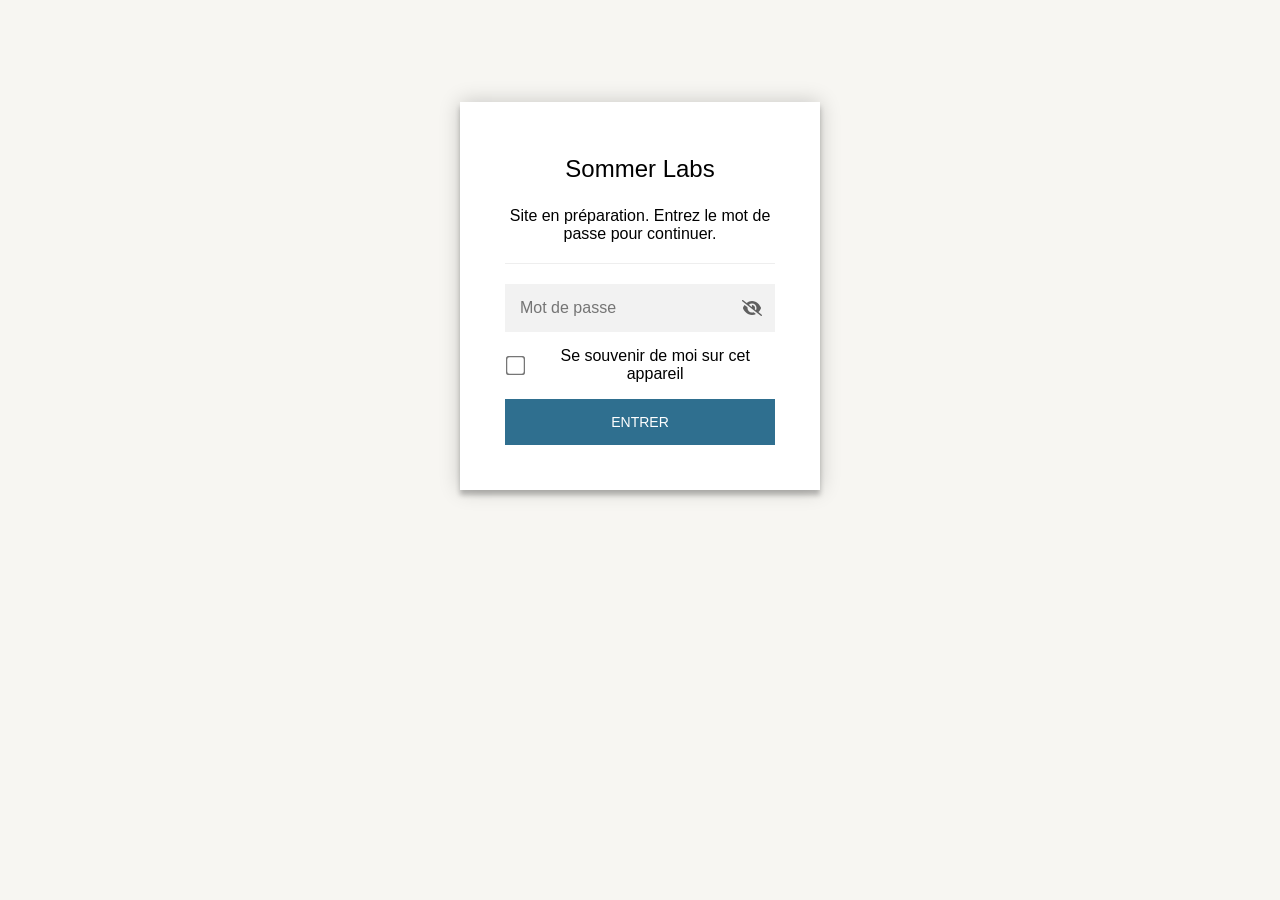
<file: perspective/index.html>
<!DOCTYPE html>
<html class="staticrypt-html">
    <head>
        <meta charset="utf-8" />
        <title>Sommer Labs</title>
        <meta name="viewport" content="width=device-width, initial-scale=1" />

        <!-- do not cache this page -->
        <meta http-equiv="cache-control" content="max-age=0" />
        <meta http-equiv="cache-control" content="no-cache" />
        <meta http-equiv="expires" content="0" />
        <meta http-equiv="expires" content="Tue, 01 Jan 1980 1:00:00 GMT" />
        <meta http-equiv="pragma" content="no-cache" />

        <style>
            .staticrypt-hr {
                margin-top: 20px;
                margin-bottom: 20px;
                border: 0;
                border-top: 1px solid #eee;
            }

            .staticrypt-page {
                width: 360px;
                padding: 8% 0 0;
                margin: auto;
                box-sizing: border-box;
            }

            .staticrypt-form {
                position: relative;
                z-index: 1;
                background: #ffffff;
                max-width: 360px;
                margin: 0 auto 100px;
                padding: 45px;
                text-align: center;
                box-shadow: 0 0 20px 0 rgba(0, 0, 0, 0.2), 0 5px 5px 0 rgba(0, 0, 0, 0.24);
            }

            .staticrypt-form input[type="password"],
            input[type="text"] {
                background: inherit;
                border: 0;
                box-sizing: border-box; /* This ensures padding is included in the total width */
                font-size: 14px;
                outline: 0;
                padding: 15px 30px 15px 15px; /* Adjust the padding to ensure there is space for the icon */
                width: 100%;
            }

            .staticrypt-password-container {
                position: relative;
                outline: 0;
                background: #f2f2f2;
                width: 100%;
                border: 0;
                margin: 0 0 15px;
                box-sizing: border-box;
            }

            .staticrypt-toggle-password-visibility {
                cursor: pointer;
                height: 20px;
                opacity: 60%;
                padding: 13px;
                position: absolute;
                right: 0;
                top: 50%;
                transform: translateY(-50%);
                width: 20px;
            }

            .staticrypt-form .staticrypt-decrypt-button {
                text-transform: uppercase;
                outline: 0;
                background: #2f6f8f;
                width: 100%;
                border: 0;
                padding: 15px;
                color: #ffffff;
                font-size: 14px;
                cursor: pointer;
            }

            .staticrypt-form .staticrypt-decrypt-button:hover,
            .staticrypt-form .staticrypt-decrypt-button:active,
            .staticrypt-form .staticrypt-decrypt-button:focus {
                background: #2f6f8f;
                filter: brightness(92%);
            }

            .staticrypt-html {
                height: 100%;
            }

            .staticrypt-body {
                height: 100%;
                margin: 0;
            }

            .staticrypt-content {
                height: 100%;
                margin-bottom: 1em;
                background: #f7f6f2;
                font-family: "Arial", sans-serif;
                -webkit-font-smoothing: antialiased;
                -moz-osx-font-smoothing: grayscale;
            }

            .staticrypt-instructions {
                margin-top: -1em;
                margin-bottom: 1em;
            }

            .staticrypt-title {
                font-size: 1.5em;
            }

            label.staticrypt-remember {
                display: flex;
                align-items: center;
                margin-bottom: 1em;
            }

            .staticrypt-remember input[type="checkbox"] {
                transform: scale(1.5);
                margin-right: 1em;
            }

            .hidden {
                display: none !important;
            }

            .staticrypt-spinner-container {
                height: 100%;
                display: flex;
                align-items: center;
                justify-content: center;
            }

            .staticrypt-spinner {
                display: inline-block;
                width: 2rem;
                height: 2rem;
                vertical-align: text-bottom;
                border: 0.25em solid gray;
                border-right-color: transparent;
                border-radius: 50%;
                -webkit-animation: spinner-border 0.75s linear infinite;
                animation: spinner-border 0.75s linear infinite;
                animation-duration: 0.75s;
                animation-timing-function: linear;
                animation-delay: 0s;
                animation-iteration-count: infinite;
                animation-direction: normal;
                animation-fill-mode: none;
                animation-play-state: running;
                animation-name: spinner-border;
            }

            @keyframes spinner-border {
                100% {
                    transform: rotate(360deg);
                }
            }

            @media screen and (-webkit-min-device-pixel-ratio: 0) {
                .staticrypt-form input[type="password"],
                input[type="text"] {
                    font-size: 16px;
                }
            }
        </style>
    </head>

    <body class="staticrypt-body">
        <div id="staticrypt_loading" class="staticrypt-spinner-container">
            <div class="staticrypt-spinner"></div>
        </div>

        <div id="staticrypt_content" class="staticrypt-content hidden">
            <div class="staticrypt-page">
                <div class="staticrypt-form">
                    <div class="staticrypt-instructions">
                        <p class="staticrypt-title">Sommer Labs</p>
                        <p>Site en préparation. Entrez le mot de passe pour continuer.</p>
                    </div>

                    <hr class="staticrypt-hr" />

                    <form id="staticrypt-form" action="#" method="post">
                        <div class="staticrypt-password-container">
                            <input
                                id="staticrypt-password"
                                type="password"
                                name="password"
                                placeholder="Mot de passe"
                                autofocus
                            />

                            <img
                                class="staticrypt-toggle-password-visibility"
                                alt="Show password"
                                title="Show password"
                                src="[data-uri]"
                            />
                        </div>

                        <label id="staticrypt-remember-label" class="staticrypt-remember hidden">
                            <input id="staticrypt-remember" type="checkbox" name="remember" />
                            Se souvenir de moi sur cet appareil
                        </label>

                        <input type="submit" class="staticrypt-decrypt-button" value="Entrer" />
                    </form>
                </div>
            </div>
        </div>

        <script>
            // these variables will be filled when generating the file - the template format is 'variable_name'
            const staticryptInitiator = ((function(){
  const exports = {};
  const cryptoEngine = ((function(){
  const exports = {};
  const { subtle } = crypto;

const IV_BITS = 16 * 8;
const HEX_BITS = 4;
const ENCRYPTION_ALGO = "AES-CBC";

/**
 * Translates between utf8 encoded hexadecimal strings
 * and Uint8Array bytes.
 */
const HexEncoder = {
    /**
     * hex string -> bytes
     * @param {string} hexString
     * @returns {Uint8Array}
     */
    parse: function (hexString) {
        if (hexString.length % 2 !== 0) throw "Invalid hexString";
        const arrayBuffer = new Uint8Array(hexString.length / 2);

        for (let i = 0; i < hexString.length; i += 2) {
            const byteValue = parseInt(hexString.substring(i, i + 2), 16);
            if (isNaN(byteValue)) {
                throw "Invalid hexString";
            }
            arrayBuffer[i / 2] = byteValue;
        }
        return arrayBuffer;
    },

    /**
     * bytes -> hex string
     * @param {Uint8Array} bytes
     * @returns {string}
     */
    stringify: function (bytes) {
        const hexBytes = [];

        for (let i = 0; i < bytes.length; ++i) {
            let byteString = bytes[i].toString(16);
            if (byteString.length < 2) {
                byteString = "0" + byteString;
            }
            hexBytes.push(byteString);
        }
        return hexBytes.join("");
    },
};

/**
 * Translates between utf8 strings and Uint8Array bytes.
 */
const UTF8Encoder = {
    parse: function (str) {
        return new TextEncoder().encode(str);
    },

    stringify: function (bytes) {
        return new TextDecoder().decode(bytes);
    },
};

/**
 * Salt and encrypt a msg with a password.
 */
async function encrypt(msg, hashedPassword) {
    // Must be 16 bytes, unpredictable, and preferably cryptographically random. However, it need not be secret.
    // https://developer.mozilla.org/en-US/docs/Web/API/SubtleCrypto/encrypt#parameters
    const iv = crypto.getRandomValues(new Uint8Array(IV_BITS / 8));

    const key = await subtle.importKey("raw", HexEncoder.parse(hashedPassword), ENCRYPTION_ALGO, false, ["encrypt"]);

    const encrypted = await subtle.encrypt(
        {
            name: ENCRYPTION_ALGO,
            iv: iv,
        },
        key,
        UTF8Encoder.parse(msg)
    );

    // iv will be 32 hex characters, we prepend it to the ciphertext for use in decryption
    return HexEncoder.stringify(iv) + HexEncoder.stringify(new Uint8Array(encrypted));
}
exports.encrypt = encrypt;

/**
 * Decrypt a salted msg using a password.
 *
 * @param {string} encryptedMsg
 * @param {string} hashedPassword
 * @returns {Promise<string>}
 */
async function decrypt(encryptedMsg, hashedPassword) {
    const ivLength = IV_BITS / HEX_BITS;
    const iv = HexEncoder.parse(encryptedMsg.substring(0, ivLength));
    const encrypted = encryptedMsg.substring(ivLength);

    const key = await subtle.importKey("raw", HexEncoder.parse(hashedPassword), ENCRYPTION_ALGO, false, ["decrypt"]);

    const outBuffer = await subtle.decrypt(
        {
            name: ENCRYPTION_ALGO,
            iv: iv,
        },
        key,
        HexEncoder.parse(encrypted)
    );

    return UTF8Encoder.stringify(new Uint8Array(outBuffer));
}
exports.decrypt = decrypt;

/**
 * Salt and hash the password so it can be stored in localStorage without opening a password reuse vulnerability.
 *
 * @param {string} password
 * @param {string} salt
 * @returns {Promise<string>}
 */
async function hashPassword(password, salt) {
    // we hash the password in multiple steps, each adding more iterations. This is because we used to allow less
    // iterations, so for backward compatibility reasons, we need to support going from that to more iterations.
    let hashedPassword = await hashLegacyRound(password, salt);

    hashedPassword = await hashSecondRound(hashedPassword, salt);

    return hashThirdRound(hashedPassword, salt);
}
exports.hashPassword = hashPassword;

/**
 * This hashes the password with 1k iterations. This is a low number, we need this function to support backwards
 * compatibility.
 *
 * @param {string} password
 * @param {string} salt
 * @returns {Promise<string>}
 */
function hashLegacyRound(password, salt) {
    return pbkdf2(password, salt, 1000, "SHA-1");
}
exports.hashLegacyRound = hashLegacyRound;

/**
 * Add a second round of iterations. This is because we used to use 1k, so for backwards compatibility with
 * remember-me/autodecrypt links, we need to support going from that to more iterations.
 *
 * @param hashedPassword
 * @param salt
 * @returns {Promise<string>}
 */
function hashSecondRound(hashedPassword, salt) {
    return pbkdf2(hashedPassword, salt, 14000, "SHA-256");
}
exports.hashSecondRound = hashSecondRound;

/**
 * Add a third round of iterations to bring total number to 600k. This is because we used to use 1k, then 15k, so for
 * backwards compatibility with remember-me/autodecrypt links, we need to support going from that to more iterations.
 *
 * @param hashedPassword
 * @param salt
 * @returns {Promise<string>}
 */
function hashThirdRound(hashedPassword, salt) {
    return pbkdf2(hashedPassword, salt, 585000, "SHA-256");
}
exports.hashThirdRound = hashThirdRound;

/**
 * Salt and hash the password so it can be stored in localStorage without opening a password reuse vulnerability.
 *
 * @param {string} password
 * @param {string} salt
 * @param {int} iterations
 * @param {string} hashAlgorithm
 * @returns {Promise<string>}
 */
async function pbkdf2(password, salt, iterations, hashAlgorithm) {
    const key = await subtle.importKey("raw", UTF8Encoder.parse(password), "PBKDF2", false, ["deriveBits"]);

    const keyBytes = await subtle.deriveBits(
        {
            name: "PBKDF2",
            hash: hashAlgorithm,
            iterations,
            salt: UTF8Encoder.parse(salt),
        },
        key,
        256
    );

    return HexEncoder.stringify(new Uint8Array(keyBytes));
}

function generateRandomSalt() {
    const bytes = crypto.getRandomValues(new Uint8Array(128 / 8));

    return HexEncoder.stringify(new Uint8Array(bytes));
}
exports.generateRandomSalt = generateRandomSalt;

async function signMessage(hashedPassword, message) {
    const key = await subtle.importKey(
        "raw",
        HexEncoder.parse(hashedPassword),
        {
            name: "HMAC",
            hash: "SHA-256",
        },
        false,
        ["sign"]
    );
    const signature = await subtle.sign("HMAC", key, UTF8Encoder.parse(message));

    return HexEncoder.stringify(new Uint8Array(signature));
}
exports.signMessage = signMessage;

function getRandomAlphanum() {
    const possibleCharacters = "abcdefghijklmnopqrstuvwxyzABCDEFGHIJKLMNOPQRSTUVWXYZ0123456789";

    let byteArray;
    let parsedInt;

    // Keep generating new random bytes until we get a value that falls
    // within a range that can be evenly divided by possibleCharacters.length
    do {
        byteArray = crypto.getRandomValues(new Uint8Array(1));
        // extract the lowest byte to get an int from 0 to 255 (probably unnecessary, since we're only generating 1 byte)
        parsedInt = byteArray[0] & 0xff;
    } while (parsedInt >= 256 - (256 % possibleCharacters.length));

    // Take the modulo of the parsed integer to get a random number between 0 and totalLength - 1
    const randomIndex = parsedInt % possibleCharacters.length;

    return possibleCharacters[randomIndex];
}

/**
 * Generate a random string of a given length.
 *
 * @param {int} length
 * @returns {string}
 */
function generateRandomString(length) {
    let randomString = "";

    for (let i = 0; i < length; i++) {
        randomString += getRandomAlphanum();
    }

    return randomString;
}
exports.generateRandomString = generateRandomString;

  return exports;
})());
const codec = ((function(){
  const exports = {};
  /**
 * Initialize the codec with the provided cryptoEngine - this return functions to encode and decode messages.
 *
 * @param cryptoEngine - the engine to use for encryption / decryption
 */
function init(cryptoEngine) {
    const exports = {};

    /**
     * Top-level function for encoding a message.
     * Includes password hashing, encryption, and signing.
     *
     * @param {string} msg
     * @param {string} password
     * @param {string} salt
     *
     * @returns {string} The encoded text
     */
    async function encode(msg, password, salt) {
        const hashedPassword = await cryptoEngine.hashPassword(password, salt);

        const encrypted = await cryptoEngine.encrypt(msg, hashedPassword);

        // we use the hashed password in the HMAC because this is effectively what will be used a password (so we can store
        // it in localStorage safely, we don't use the clear text password)
        const hmac = await cryptoEngine.signMessage(hashedPassword, encrypted);

        return hmac + encrypted;
    }
    exports.encode = encode;

    /**
     * Encode using a password that has already been hashed. This is useful to encode multiple messages in a row, that way
     * we don't need to hash the password multiple times.
     *
     * @param {string} msg
     * @param {string} hashedPassword
     *
     * @returns {string} The encoded text
     */
    async function encodeWithHashedPassword(msg, hashedPassword) {
        const encrypted = await cryptoEngine.encrypt(msg, hashedPassword);

        // we use the hashed password in the HMAC because this is effectively what will be used a password (so we can store
        // it in localStorage safely, we don't use the clear text password)
        const hmac = await cryptoEngine.signMessage(hashedPassword, encrypted);

        return hmac + encrypted;
    }
    exports.encodeWithHashedPassword = encodeWithHashedPassword;

    /**
     * Top-level function for decoding a message.
     * Includes signature check and decryption.
     *
     * @param {string} signedMsg
     * @param {string} hashedPassword
     * @param {string} salt
     * @param {int} backwardCompatibleAttempt
     * @param {string} originalPassword
     *
     * @returns {Object} {success: true, decoded: string} | {success: false, message: string}
     */
    async function decode(signedMsg, hashedPassword, salt, backwardCompatibleAttempt = 0, originalPassword = "") {
        const encryptedHMAC = signedMsg.substring(0, 64);
        const encryptedMsg = signedMsg.substring(64);
        const decryptedHMAC = await cryptoEngine.signMessage(hashedPassword, encryptedMsg);

        if (decryptedHMAC !== encryptedHMAC) {
            // we have been raising the number of iterations in the hashing algorithm multiple times, so to support the old
            // remember-me/autodecrypt links we need to try bringing the old hashes up to speed.
            originalPassword = originalPassword || hashedPassword;
            if (backwardCompatibleAttempt === 0) {
                const updatedHashedPassword = await cryptoEngine.hashThirdRound(originalPassword, salt);

                return decode(signedMsg, updatedHashedPassword, salt, backwardCompatibleAttempt + 1, originalPassword);
            }
            if (backwardCompatibleAttempt === 1) {
                let updatedHashedPassword = await cryptoEngine.hashSecondRound(originalPassword, salt);
                updatedHashedPassword = await cryptoEngine.hashThirdRound(updatedHashedPassword, salt);

                return decode(signedMsg, updatedHashedPassword, salt, backwardCompatibleAttempt + 1, originalPassword);
            }

            return { success: false, message: "Signature mismatch" };
        }

        return {
            success: true,
            decoded: await cryptoEngine.decrypt(encryptedMsg, hashedPassword),
        };
    }
    exports.decode = decode;

    return exports;
}
exports.init = init;

  return exports;
})());
const decode = codec.init(cryptoEngine).decode;

/**
 * Initialize the staticrypt module, that exposes functions callbable by the password_template.
 *
 * @param {{
 *  staticryptEncryptedMsgUniqueVariableName: string,
 *  isRememberEnabled: boolean,
 *  rememberDurationInDays: number,
 *  staticryptSaltUniqueVariableName: string,
 * }} staticryptConfig - object of data that is stored on the password_template at encryption time.
 *
 * @param {{
 *  rememberExpirationKey: string,
 *  rememberPassphraseKey: string,
 *  replaceHtmlCallback: function,
 *  clearLocalStorageCallback: function,
 * }} templateConfig - object of data that can be configured by a custom password_template.
 */
function init(staticryptConfig, templateConfig) {
    const exports = {};

    /**
     * Decrypt our encrypted page, replace the whole HTML.
     *
     * @param {string} hashedPassword
     * @returns {Promise<boolean>}
     */
    async function decryptAndReplaceHtml(hashedPassword) {
        const { staticryptEncryptedMsgUniqueVariableName, staticryptSaltUniqueVariableName } = staticryptConfig;
        const { replaceHtmlCallback } = templateConfig;

        const result = await decode(
            staticryptEncryptedMsgUniqueVariableName,
            hashedPassword,
            staticryptSaltUniqueVariableName
        );
        if (!result.success) {
            return false;
        }
        const plainHTML = result.decoded;

        // if the user configured a callback call it, otherwise just replace the whole HTML
        if (typeof replaceHtmlCallback === "function") {
            replaceHtmlCallback(plainHTML);
        } else {
            document.write(plainHTML);
            document.close();
        }

        return true;
    }

    /**
     * Attempt to decrypt the page and replace the whole HTML.
     *
     * @param {string} password
     * @param {boolean} isRememberChecked
     *
     * @returns {Promise<{isSuccessful: boolean, hashedPassword?: string}>} - we return an object, so that if we want to
     *   expose more information in the future we can do it without breaking the password_template
     */
    async function handleDecryptionOfPage(password, isRememberChecked) {
        const { staticryptSaltUniqueVariableName } = staticryptConfig;

        // decrypt and replace the whole page
        const hashedPassword = await cryptoEngine.hashPassword(password, staticryptSaltUniqueVariableName);
        return handleDecryptionOfPageFromHash(hashedPassword, isRememberChecked);
    }
    exports.handleDecryptionOfPage = handleDecryptionOfPage;

    async function handleDecryptionOfPageFromHash(hashedPassword, isRememberChecked) {
        const { isRememberEnabled, rememberDurationInDays } = staticryptConfig;
        const { rememberExpirationKey, rememberPassphraseKey } = templateConfig;

        const isDecryptionSuccessful = await decryptAndReplaceHtml(hashedPassword);

        if (!isDecryptionSuccessful) {
            return {
                isSuccessful: false,
                hashedPassword,
            };
        }

        // remember the hashedPassword and set its expiration if necessary
        if (isRememberEnabled && isRememberChecked) {
            window.localStorage.setItem(rememberPassphraseKey, hashedPassword);

            // set the expiration if the duration isn't 0 (meaning no expiration)
            if (rememberDurationInDays > 0) {
                window.localStorage.setItem(
                    rememberExpirationKey,
                    (new Date().getTime() + rememberDurationInDays * 24 * 60 * 60 * 1000).toString()
                );
            }
        }

        return {
            isSuccessful: true,
            hashedPassword,
        };
    }
    exports.handleDecryptionOfPageFromHash = handleDecryptionOfPageFromHash;

    /**
     * Clear localstorage from staticrypt related values
     */
    function clearLocalStorage() {
        const { clearLocalStorageCallback, rememberExpirationKey, rememberPassphraseKey } = templateConfig;

        if (typeof clearLocalStorageCallback === "function") {
            clearLocalStorageCallback();
        } else {
            localStorage.removeItem(rememberPassphraseKey);
            localStorage.removeItem(rememberExpirationKey);
        }
    }

    async function handleDecryptOnLoad() {
        let isSuccessful = await decryptOnLoadFromUrl();

        if (!isSuccessful) {
            isSuccessful = await decryptOnLoadFromRememberMe();
        }

        return { isSuccessful };
    }
    exports.handleDecryptOnLoad = handleDecryptOnLoad;

    /**
     * Clear storage if we are logging out
     *
     * @returns {boolean} - whether we logged out
     */
    function logoutIfNeeded() {
        const logoutKey = "staticrypt_logout";

        // handle logout through query param
        const queryParams = new URLSearchParams(window.location.search);
        if (queryParams.has(logoutKey)) {
            clearLocalStorage();
            return true;
        }

        // handle logout through URL fragment
        const hash = window.location.hash.substring(1);
        if (hash.includes(logoutKey)) {
            clearLocalStorage();
            return true;
        }

        return false;
    }

    /**
     * To be called on load: check if we want to try to decrypt and replace the HTML with the decrypted content, and
     * try to do it if needed.
     *
     * @returns {Promise<boolean>} true if we derypted and replaced the whole page, false otherwise
     */
    async function decryptOnLoadFromRememberMe() {
        const { rememberDurationInDays } = staticryptConfig;
        const { rememberExpirationKey, rememberPassphraseKey } = templateConfig;

        // if we are login out, terminate
        if (logoutIfNeeded()) {
            return false;
        }

        // if there is expiration configured, check if we're not beyond the expiration
        if (rememberDurationInDays && rememberDurationInDays > 0) {
            const expiration = localStorage.getItem(rememberExpirationKey),
                isExpired = expiration && new Date().getTime() > parseInt(expiration);

            if (isExpired) {
                clearLocalStorage();
                return false;
            }
        }

        const hashedPassword = localStorage.getItem(rememberPassphraseKey);

        if (hashedPassword) {
            // try to decrypt
            const isDecryptionSuccessful = await decryptAndReplaceHtml(hashedPassword);

            // if the decryption is unsuccessful the password might be wrong - silently clear the saved data and let
            // the user fill the password form again
            if (!isDecryptionSuccessful) {
                clearLocalStorage();
                return false;
            }

            return true;
        }

        return false;
    }

    async function decryptOnLoadFromUrl() {
        const passwordKey = "staticrypt_pwd";
        const rememberMeKey = "remember_me";

        // try to get the password from the query param (for backward compatibility - we now want to avoid this method,
        // since it sends the hashed password to the server which isn't needed)
        const queryParams = new URLSearchParams(window.location.search);
        const hashedPasswordQuery = queryParams.get(passwordKey);
        const rememberMeQuery = queryParams.get(rememberMeKey);

        const urlFragment = window.location.hash.substring(1);
        // get the password from the url fragment
        const hashedPasswordRegexMatch = urlFragment.match(new RegExp(passwordKey + "=([^&]*)"));
        const hashedPasswordFragment = hashedPasswordRegexMatch ? hashedPasswordRegexMatch[1] : null;
        const rememberMeFragment = urlFragment.includes(rememberMeKey);

        const hashedPassword = hashedPasswordFragment || hashedPasswordQuery;
        const rememberMe = rememberMeFragment || rememberMeQuery;

        if (hashedPassword) {
            return handleDecryptionOfPageFromHash(hashedPassword, rememberMe);
        }

        return false;
    }

    return exports;
}
exports.init = init;

  return exports;
})());
            const templateError = "Bad password!",
                templateToggleAltShow = "Show password",
                templateToggleAltHide = "Hide password",
                isRememberEnabled = true,
                staticryptConfig = {"staticryptEncryptedMsgUniqueVariableName":"[base64]","isRememberEnabled":true,"rememberDurationInDays":30,"staticryptSaltUniqueVariableName":"d0da7a855bfd53be9549eb1515b3e5ab"};

            // you can edit these values to customize some of the behavior of StatiCrypt
            const templateConfig = {
                rememberExpirationKey: "staticrypt_expiration",
                rememberPassphraseKey: "staticrypt_passphrase",
                replaceHtmlCallback: null,
                clearLocalStorageCallback: null,
            };

            // init the staticrypt engine
            const staticrypt = staticryptInitiator.init(staticryptConfig, templateConfig);

            // try to automatically decrypt on load if there is a saved password
            window.onload = async function () {
                const { isSuccessful } = await staticrypt.handleDecryptOnLoad();

                // if we didn't decrypt anything on load, show the password prompt. Otherwise the content has already been
                // replaced, no need to do anything
                if (!isSuccessful) {
                    // hide loading screen
                    document.getElementById("staticrypt_loading").classList.add("hidden");
                    document.getElementById("staticrypt_content").classList.remove("hidden");
                    document.getElementById("staticrypt-password").focus();

                    // show the remember me checkbox
                    if (isRememberEnabled) {
                        document.getElementById("staticrypt-remember-label").classList.remove("hidden");
                    }
                }
            };

            // toggle password visibility
            const toggleIcon = document.querySelector(".staticrypt-toggle-password-visibility");
            // these two icons are coming from FontAwesome
            const imgSrcEyeClosed =
                "[data-uri]";
            const imgSrcEyeOpened =
                "[data-uri]";
            toggleIcon.addEventListener("click", function () {
                const passwordInput = document.getElementById("staticrypt-password");
                if (passwordInput.type === "password") {
                    passwordInput.type = "text";
                    toggleIcon.src = imgSrcEyeOpened;
                    toggleIcon.alt = templateToggleAltHide;
                    toggleIcon.title = templateToggleAltHide;
                } else {
                    passwordInput.type = "password";
                    toggleIcon.src = imgSrcEyeClosed;
                    toggleIcon.alt = templateToggleAltShow;
                    toggleIcon.title = templateToggleAltShow;
                }
            });

            // handle password form submission
            document.getElementById("staticrypt-form").addEventListener("submit", async function (e) {
                e.preventDefault();

                const password = document.getElementById("staticrypt-password").value,
                    isRememberChecked = document.getElementById("staticrypt-remember").checked;

                const { isSuccessful } = await staticrypt.handleDecryptionOfPage(password, isRememberChecked);

                if (!isSuccessful) {
                    alert(templateError);
                }
            });
        </script>
    </body>
</html>
</file>
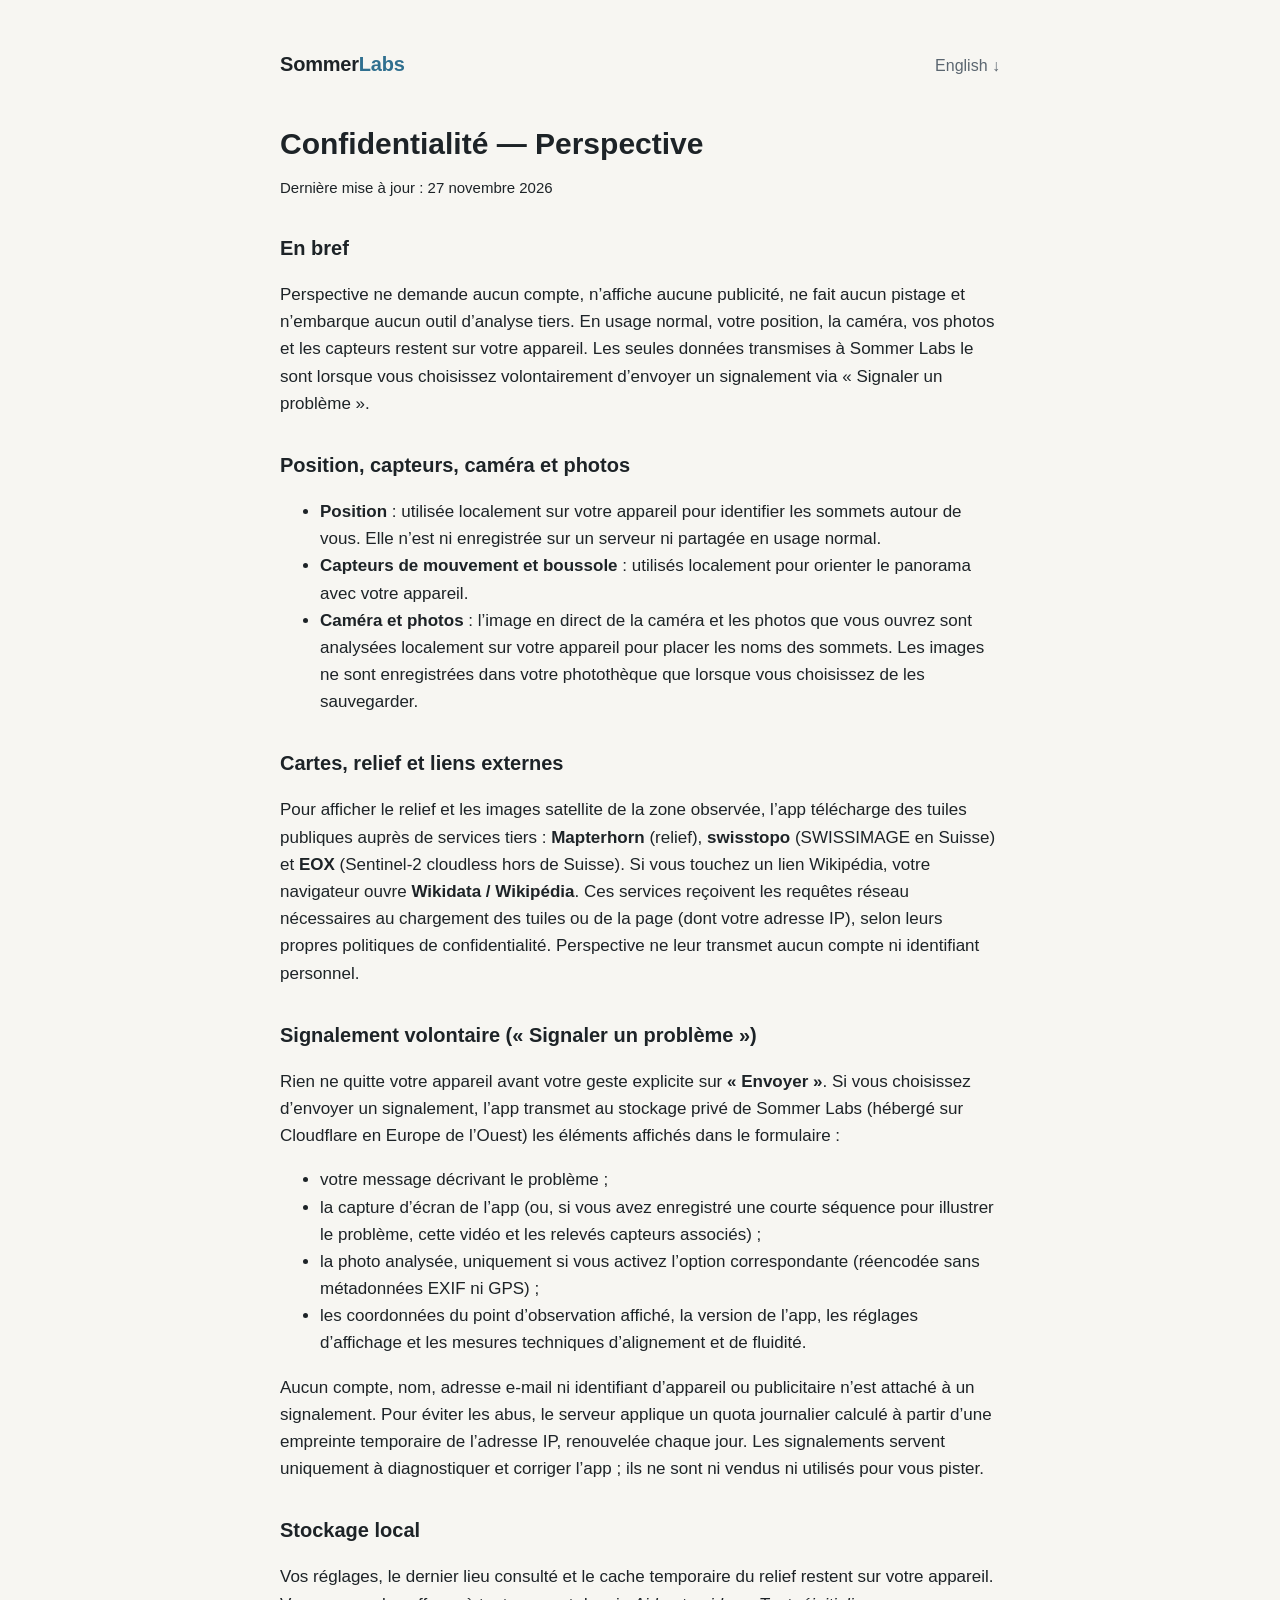
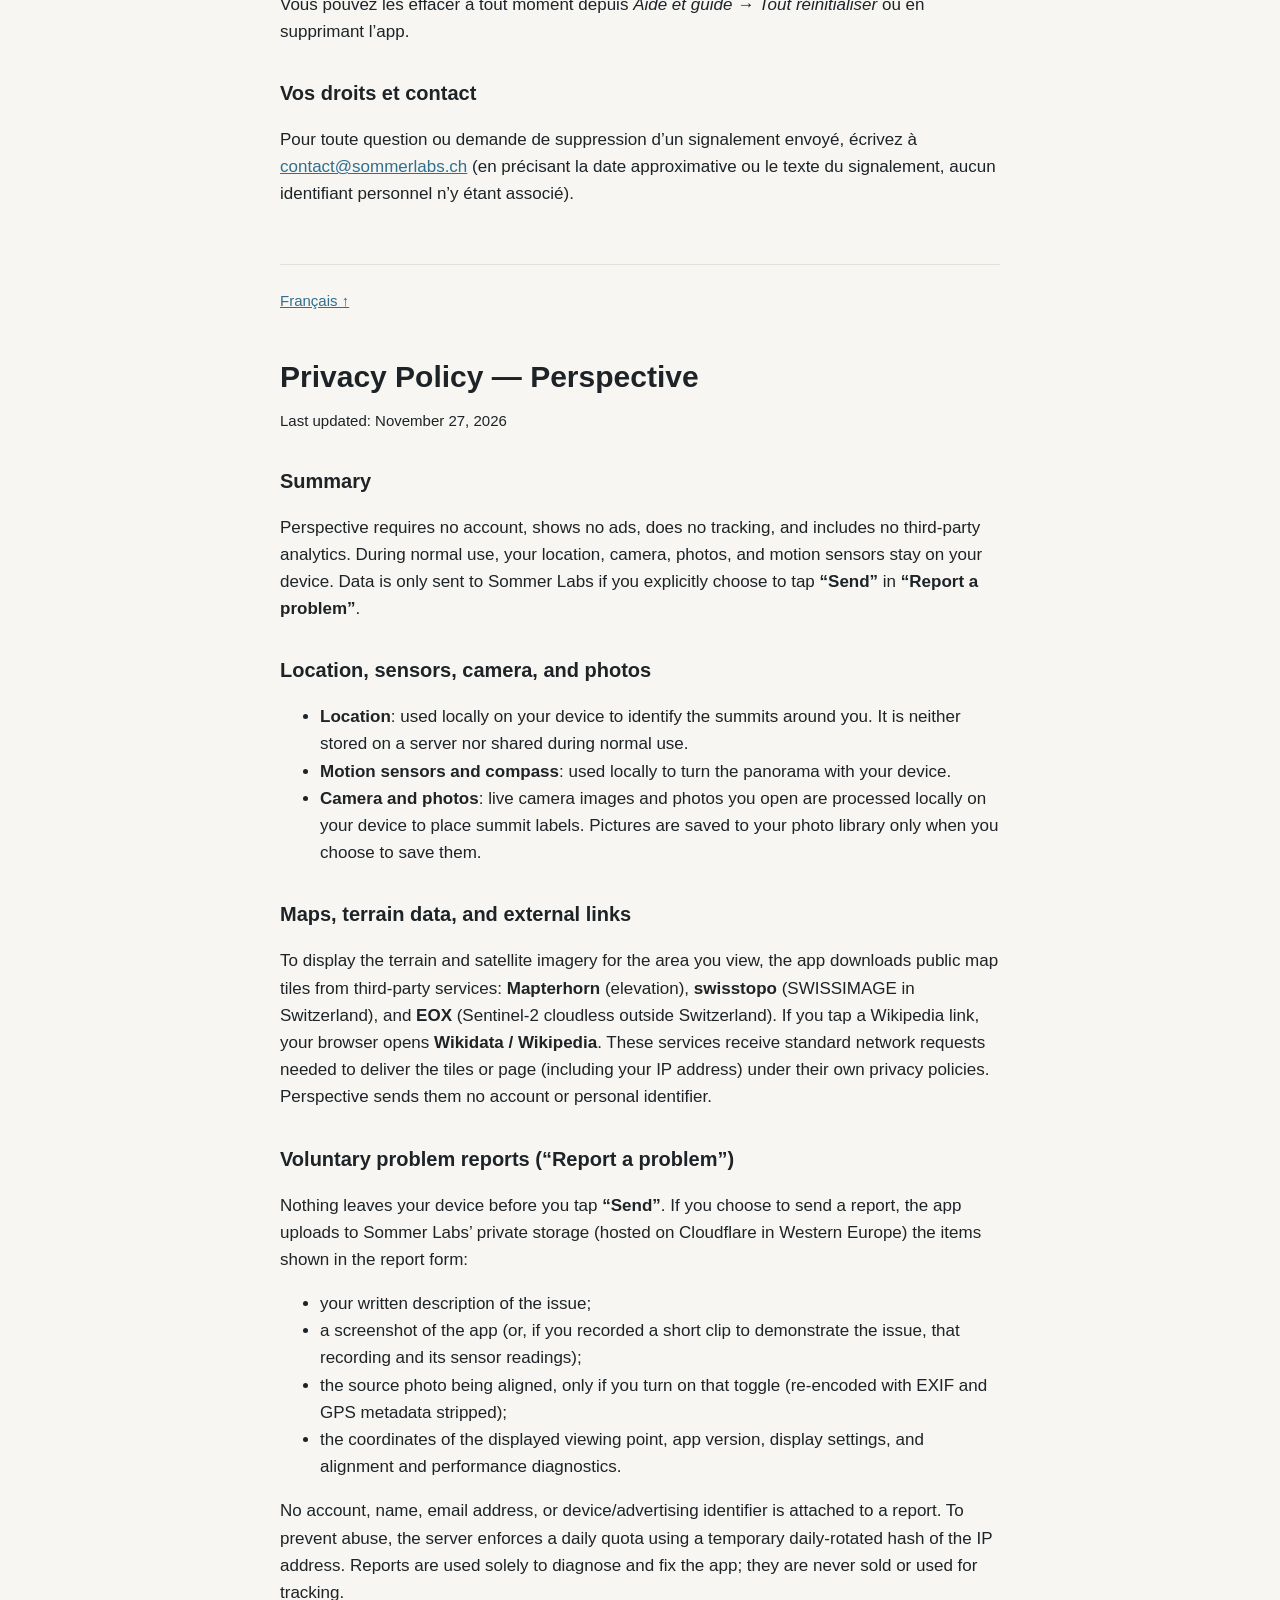
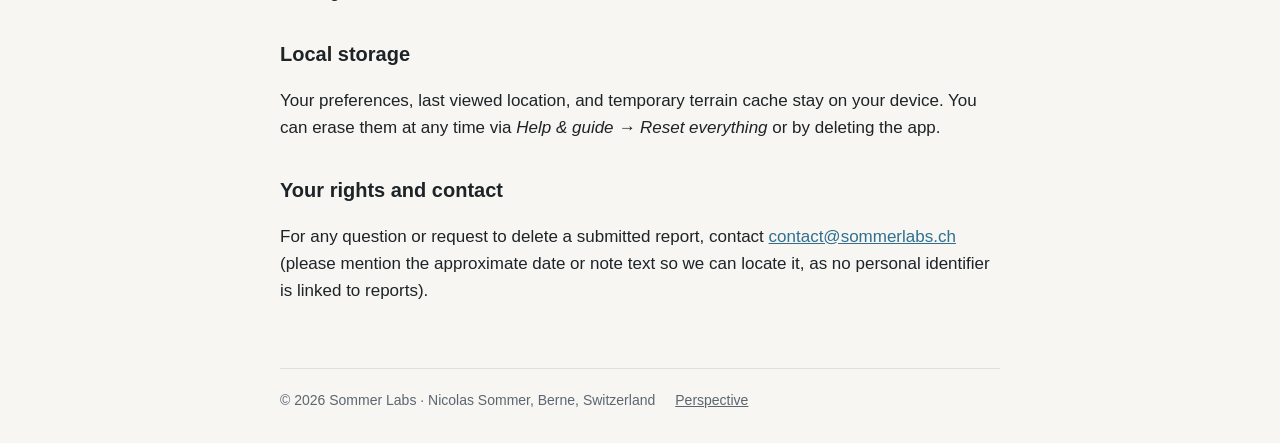
<file: perspective/confidentialite.html>
<!doctype html>
<html lang="fr">
<head>
  <meta charset="utf-8">
  <meta name="viewport" content="width=device-width, initial-scale=1">
  <title>Confidentialité / Privacy Policy — Perspective</title>
  <link rel="stylesheet" href="../style.css">
  <style>
    .lang-sep { border: 0; border-top: 1px solid var(--bord); margin: 56px 0 24px; }
    .meta { color: var(--doux); font-size: 15px; margin-top: 0; }
    .lang-link { font-size: 15px; }
  </style>
</head>
<body>
  <div class="page texte">
    <header>
      <a class="logo" href="../">Sommer<span>Labs</span></a>
      <a class="retour" href="#en">English ↓</a>
    </header>

    <section id="fr" lang="fr">
      <h1>Confidentialité — Perspective</h1>
      <p class="meta">Dernière mise à jour : 27 novembre 2026</p>

      <h2>En bref</h2>
      <p>Perspective ne demande aucun compte, n’affiche aucune publicité, ne fait aucun pistage et n’embarque aucun outil d’analyse tiers. En usage normal, votre position, la caméra, vos photos et les capteurs restent sur votre appareil. Les seules données transmises à Sommer Labs le sont lorsque vous choisissez volontairement d’envoyer un signalement via « Signaler un problème ».</p>

      <h2>Position, capteurs, caméra et photos</h2>
      <ul>
        <li><strong>Position</strong> : utilisée localement sur votre appareil pour identifier les sommets autour de vous. Elle n’est ni enregistrée sur un serveur ni partagée en usage normal.</li>
        <li><strong>Capteurs de mouvement et boussole</strong> : utilisés localement pour orienter le panorama avec votre appareil.</li>
        <li><strong>Caméra et photos</strong> : l’image en direct de la caméra et les photos que vous ouvrez sont analysées localement sur votre appareil pour placer les noms des sommets. Les images ne sont enregistrées dans votre photothèque que lorsque vous choisissez de les sauvegarder.</li>
      </ul>

      <h2>Cartes, relief et liens externes</h2>
      <p>Pour afficher le relief et les images satellite de la zone observée, l’app télécharge des tuiles publiques auprès de services tiers : <strong>Mapterhorn</strong> (relief), <strong>swisstopo</strong> (SWISSIMAGE en Suisse) et <strong>EOX</strong> (Sentinel-2 cloudless hors de Suisse). Si vous touchez un lien Wikipédia, votre navigateur ouvre <strong>Wikidata / Wikipédia</strong>. Ces services reçoivent les requêtes réseau nécessaires au chargement des tuiles ou de la page (dont votre adresse IP), selon leurs propres politiques de confidentialité. Perspective ne leur transmet aucun compte ni identifiant personnel.</p>

      <h2>Signalement volontaire (« Signaler un problème »)</h2>
      <p>Rien ne quitte votre appareil avant votre geste explicite sur <strong>« Envoyer »</strong>. Si vous choisissez d’envoyer un signalement, l’app transmet au stockage privé de Sommer Labs (hébergé sur Cloudflare en Europe de l’Ouest) les éléments affichés dans le formulaire :</p>
      <ul>
        <li>votre message décrivant le problème ;</li>
        <li>la capture d’écran de l’app (ou, si vous avez enregistré une courte séquence pour illustrer le problème, cette vidéo et les relevés capteurs associés) ;</li>
        <li>la photo analysée, uniquement si vous activez l’option correspondante (réencodée sans métadonnées EXIF ni GPS) ;</li>
        <li>les coordonnées du point d’observation affiché, la version de l’app, les réglages d’affichage et les mesures techniques d’alignement et de fluidité.</li>
      </ul>
      <p>Aucun compte, nom, adresse e-mail ni identifiant d’appareil ou publicitaire n’est attaché à un signalement. Pour éviter les abus, le serveur applique un quota journalier calculé à partir d’une empreinte temporaire de l’adresse IP, renouvelée chaque jour. Les signalements servent uniquement à diagnostiquer et corriger l’app ; ils ne sont ni vendus ni utilisés pour vous pister.</p>

      <h2>Stockage local</h2>
      <p>Vos réglages, le dernier lieu consulté et le cache temporaire du relief restent sur votre appareil. Vous pouvez les effacer à tout moment depuis <em>Aide et guide → Tout réinitialiser</em> ou en supprimant l’app.</p>

      <h2>Vos droits et contact</h2>
      <p>Pour toute question ou demande de suppression d’un signalement envoyé, écrivez à <a href="mailto:contact@sommerlabs.ch">contact@sommerlabs.ch</a> (en précisant la date approximative ou le texte du signalement, aucun identifiant personnel n’y étant associé).</p>
    </section>

    <hr class="lang-sep">

    <section id="en" lang="en">
      <p class="lang-link"><a href="#fr">Français ↑</a></p>
      <h1>Privacy Policy — Perspective</h1>
      <p class="meta">Last updated: November 27, 2026</p>

      <h2>Summary</h2>
      <p>Perspective requires no account, shows no ads, does no tracking, and includes no third-party analytics. During normal use, your location, camera, photos, and motion sensors stay on your device. Data is only sent to Sommer Labs if you explicitly choose to tap <strong>“Send”</strong> in <strong>“Report a problem”</strong>.</p>

      <h2>Location, sensors, camera, and photos</h2>
      <ul>
        <li><strong>Location</strong>: used locally on your device to identify the summits around you. It is neither stored on a server nor shared during normal use.</li>
        <li><strong>Motion sensors and compass</strong>: used locally to turn the panorama with your device.</li>
        <li><strong>Camera and photos</strong>: live camera images and photos you open are processed locally on your device to place summit labels. Pictures are saved to your photo library only when you choose to save them.</li>
      </ul>

      <h2>Maps, terrain data, and external links</h2>
      <p>To display the terrain and satellite imagery for the area you view, the app downloads public map tiles from third-party services: <strong>Mapterhorn</strong> (elevation), <strong>swisstopo</strong> (SWISSIMAGE in Switzerland), and <strong>EOX</strong> (Sentinel-2 cloudless outside Switzerland). If you tap a Wikipedia link, your browser opens <strong>Wikidata / Wikipedia</strong>. These services receive standard network requests needed to deliver the tiles or page (including your IP address) under their own privacy policies. Perspective sends them no account or personal identifier.</p>

      <h2>Voluntary problem reports (“Report a problem”)</h2>
      <p>Nothing leaves your device before you tap <strong>“Send”</strong>. If you choose to send a report, the app uploads to Sommer Labs’ private storage (hosted on Cloudflare in Western Europe) the items shown in the report form:</p>
      <ul>
        <li>your written description of the issue;</li>
        <li>a screenshot of the app (or, if you recorded a short clip to demonstrate the issue, that recording and its sensor readings);</li>
        <li>the source photo being aligned, only if you turn on that toggle (re-encoded with EXIF and GPS metadata stripped);</li>
        <li>the coordinates of the displayed viewing point, app version, display settings, and alignment and performance diagnostics.</li>
      </ul>
      <p>No account, name, email address, or device/advertising identifier is attached to a report. To prevent abuse, the server enforces a daily quota using a temporary daily-rotated hash of the IP address. Reports are used solely to diagnose and fix the app; they are never sold or used for tracking.</p>

      <h2>Local storage</h2>
      <p>Your preferences, last viewed location, and temporary terrain cache stay on your device. You can erase them at any time via <em>Help &amp; guide → Reset everything</em> or by deleting the app.</p>

      <h2>Your rights and contact</h2>
      <p>For any question or request to delete a submitted report, contact <a href="mailto:contact@sommerlabs.ch">contact@sommerlabs.ch</a> (please mention the approximate date or note text so we can locate it, as no personal identifier is linked to reports).</p>
    </section>

    <footer>
      <span>© 2026 Sommer Labs · Nicolas Sommer, Berne, Switzerland</span>
      <a href="./">Perspective</a>
    </footer>
  </div>
</body>
</html>
</file>
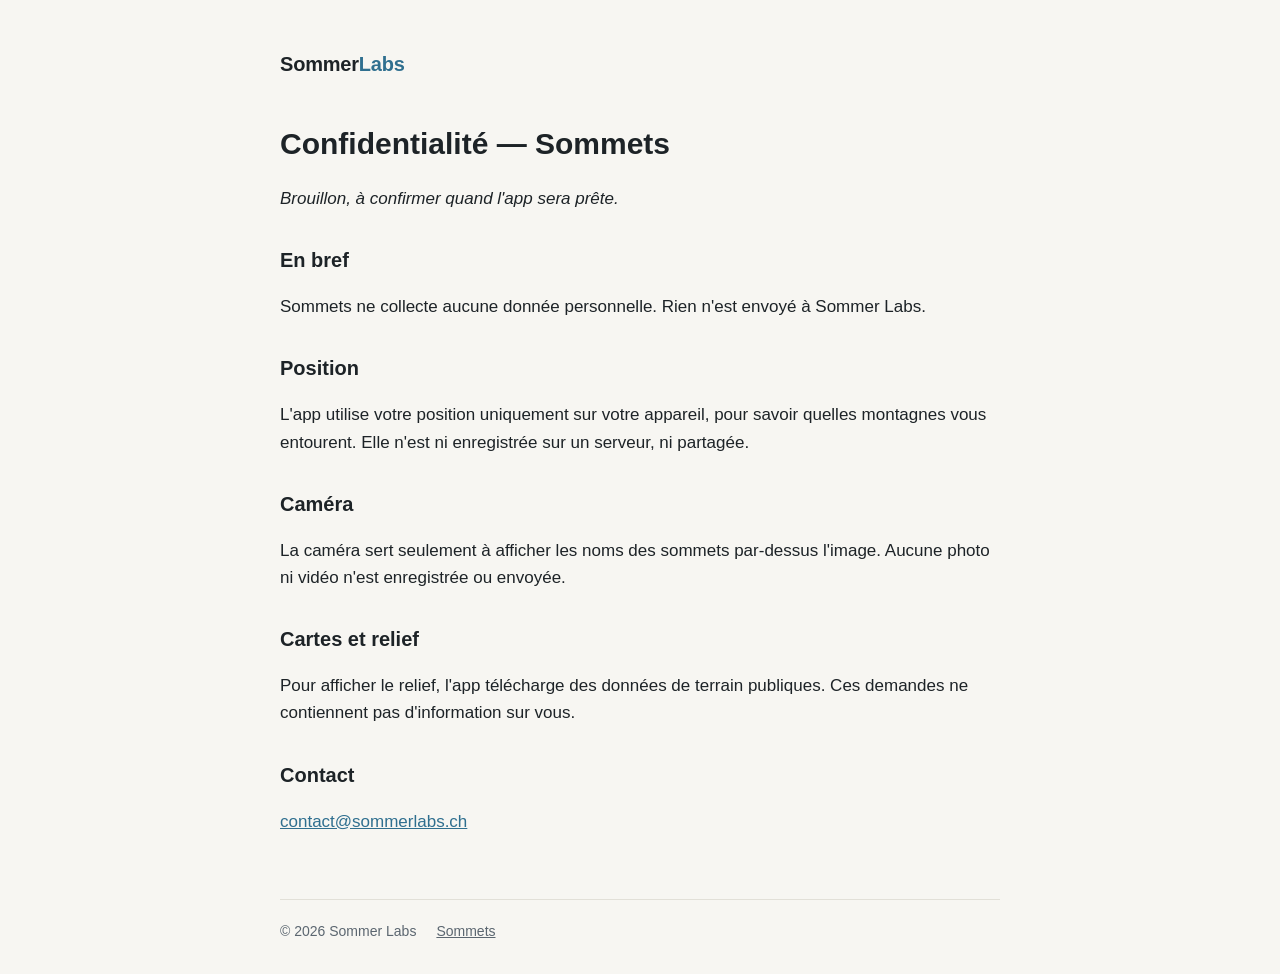
<file: sommets/confidentialite.html>
<!doctype html>
<html lang="fr">
<head>
  <meta charset="utf-8">
  <meta name="viewport" content="width=device-width, initial-scale=1">
  <title>Confidentialité — Sommets</title>
  <link rel="stylesheet" href="../style.css">
</head>
<body>
  <div class="page texte">
    <header><a class="logo" href="../">Sommer<span>Labs</span></a></header>

    <h1>Confidentialité — Sommets</h1>
    <p><em>Brouillon, à confirmer quand l'app sera prête.</em></p>

    <h2>En bref</h2>
    <p>Sommets ne collecte aucune donnée personnelle. Rien n'est envoyé à Sommer Labs.</p>

    <h2>Position</h2>
    <p>L'app utilise votre position uniquement sur votre appareil, pour savoir quelles montagnes vous entourent. Elle n'est ni enregistrée sur un serveur, ni partagée.</p>

    <h2>Caméra</h2>
    <p>La caméra sert seulement à afficher les noms des sommets par-dessus l'image. Aucune photo ni vidéo n'est enregistrée ou envoyée.</p>

    <h2>Cartes et relief</h2>
    <p>Pour afficher le relief, l'app télécharge des données de terrain publiques. Ces demandes ne contiennent pas d'information sur vous.</p>

    <h2>Contact</h2>
    <p><a href="mailto:contact@sommerlabs.ch">contact@sommerlabs.ch</a></p>

    <footer>
      <span>© 2026 Sommer Labs</span>
      <a href="./">Sommets</a>
    </footer>
  </div>
</body>
</html>
</file>
<file: style.css>
:root {
  --fond: #f7f6f2;
  --texte: #1d2327;
  --doux: #5b6670;
  --carte: #ffffff;
  --bord: #e2e0d8;
  --accent: #2f6f8f;
}
@media (prefers-color-scheme: dark) {
  :root {
    --fond: #121619;
    --texte: #e8eaec;
    --doux: #9aa5ae;
    --carte: #1b2125;
    --bord: #2a3238;
    --accent: #7fb8d4;
  }
}
* { box-sizing: border-box; }
body {
  margin: 0;
  background: var(--fond);
  color: var(--texte);
  font: 17px/1.6 -apple-system, BlinkMacSystemFont, "Segoe UI", Roboto, sans-serif;
}
.page { max-width: 760px; margin: 0 auto; padding: 48px 20px 32px; }
header { display: flex; justify-content: space-between; align-items: baseline; gap: 16px; }
header .retour { color: var(--doux); text-decoration: none; font-size: 16px; }
header .retour:hover { color: var(--accent); }
header .logo { font-weight: 700; font-size: 20px; letter-spacing: -0.01em; color: var(--texte); text-decoration: none; }
header .logo span { color: var(--accent); }
.hero { margin: 56px 0 40px; }
.hero h1 { font-size: 34px; line-height: 1.2; margin: 0 0 12px; letter-spacing: -0.02em; }
.hero p { color: var(--doux); margin: 0; max-width: 34em; }
h2 { font-size: 15px; text-transform: uppercase; letter-spacing: 0.08em; color: var(--doux); margin: 40px 0 16px; }
.app {
  display: flex; gap: 18px; align-items: flex-start;
  background: var(--carte); border: 1px solid var(--bord); border-radius: 16px;
  padding: 18px; text-decoration: none; color: inherit;
}
.app + .app { margin-top: 12px; }
.app:hover { border-color: var(--accent); }
.icone {
  flex: none; width: 64px; height: 64px; border-radius: 15px;
  background: linear-gradient(160deg, #8fc3dc 0%, #2f6f8f 100%);
  display: grid; place-items: end center; overflow: hidden;
}
.icone svg { width: 64px; height: 40px; }
.app h3 { margin: 0; font-size: 18px; }
.app p { margin: 2px 0 0; color: var(--doux); font-size: 15px; }
.badge { display: inline-block; font-size: 12px; padding: 1px 8px; border-radius: 99px; border: 1px solid var(--bord); color: var(--doux); margin-left: 6px; vertical-align: 2px; }
.texte h1 { font-size: 30px; margin: 40px 0 8px; }
.texte h2 { text-transform: none; letter-spacing: 0; font-size: 20px; color: var(--texte); margin: 32px 0 8px; }
.texte p, .texte li { color: var(--texte); }
a { color: var(--accent); }
footer { margin-top: 64px; padding-top: 20px; border-top: 1px solid var(--bord); color: var(--doux); font-size: 14px; display: flex; flex-wrap: wrap; gap: 8px 20px; }
footer a { color: var(--doux); }

/* Pages produits : icône, note « en cours », images, modèle 3D */
.icone img { width: 64px; height: 64px; display: block; }
.icone.photo { background: none; }
.icone.appareil { background: linear-gradient(160deg, #f3efe6 0%, #d9d2c3 100%); place-items: center; }
.icone.appareil img { width: 60px; height: 60px; object-fit: contain; }
.entete { display: flex; align-items: center; gap: 16px; margin: 40px 0 8px; }
.entete img { width: 72px; height: 72px; border-radius: 17px; flex: none; }
.entete h1 { margin: 0; }
.intro { font-size: 18px; }
.en-cours {
  background: var(--carte); border: 1px solid var(--bord); border-left: 4px solid #c8642b;
  border-radius: 10px; padding: 12px 16px; font-size: 15px;
}
.vitrine { display: grid; grid-template-columns: 220px 1fr; gap: 28px; align-items: start; margin: 24px 0; }
.vitrine .ecran { width: 100%; height: auto; border-radius: 26px; border: 6px solid #1d2327; display: block; }
.vitrine ul { margin: 0; padding-left: 20px; }
.vitrine li + li { margin-top: 8px; }
.galerie { display: grid; grid-template-columns: repeat(3, 1fr); gap: 12px; margin: 12px 0 0; }
.galerie figure { margin: 0; }
.galerie img { width: 100%; aspect-ratio: 3 / 2; object-fit: cover; border-radius: 10px; display: block; border: 1px solid var(--bord); }
.galerie figcaption, .modele figcaption { font-size: 14px; color: var(--doux); margin-top: 6px; }
.modele { margin: 20px 0 0; }
.modele model-viewer {
  width: 100%; height: 420px; display: block;
  background: radial-gradient(circle at 50% 40%, var(--carte) 0%, var(--fond) 75%);
  border: 1px solid var(--bord); border-radius: 16px;
  --poster-color: transparent;
}
.bouton-ar {
  position: absolute; left: 50%; bottom: 16px; transform: translateX(-50%);
  background: var(--accent); color: #fff; border: 0; border-radius: 99px;
  padding: 10px 20px; font: 600 15px/1 -apple-system, BlinkMacSystemFont, "Segoe UI", Roboto, sans-serif;
  cursor: pointer;
}
@media (prefers-color-scheme: dark) { .bouton-ar { color: #121619; } }
@media (max-width: 560px) {
  .hero h1 { font-size: 28px; }
  .vitrine { grid-template-columns: 1fr; }
  .vitrine .ecran { max-width: 220px; margin: 0 auto; }
  .modele model-viewer { height: 340px; }
}
</file>
